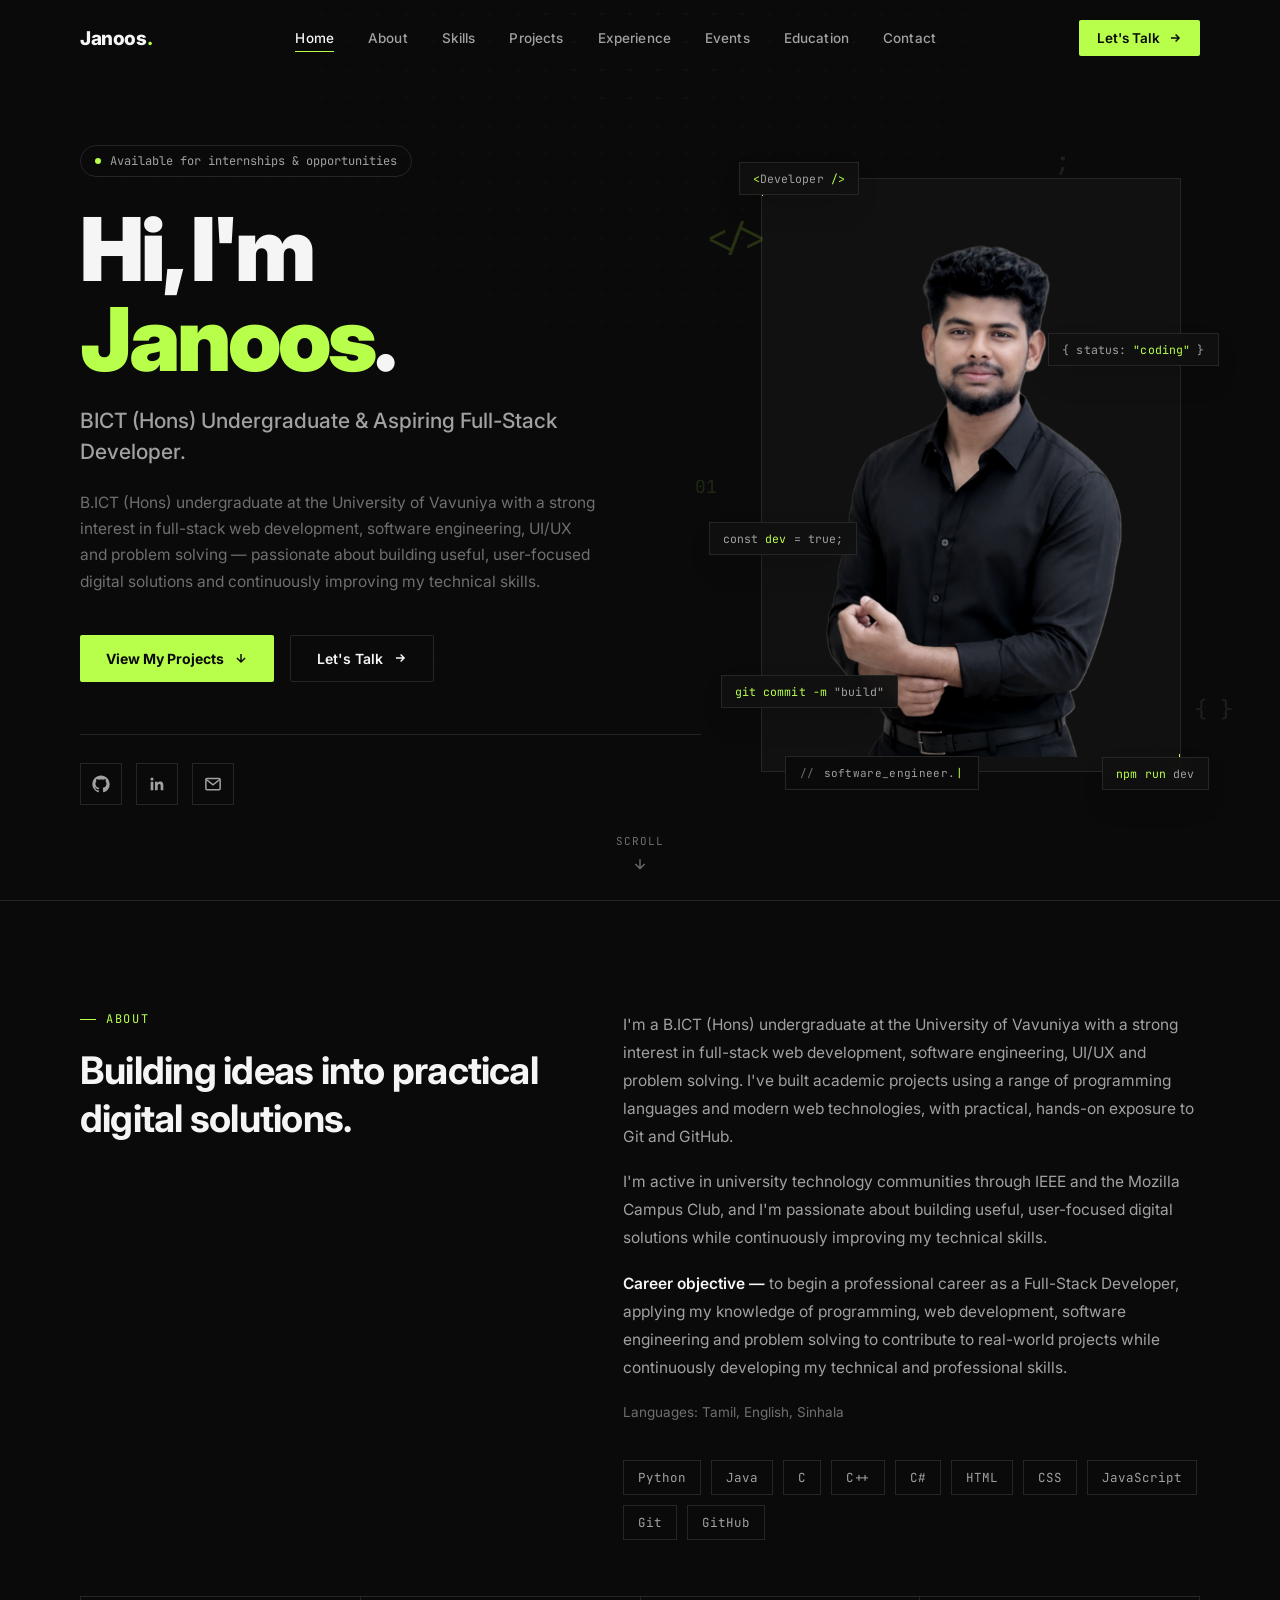
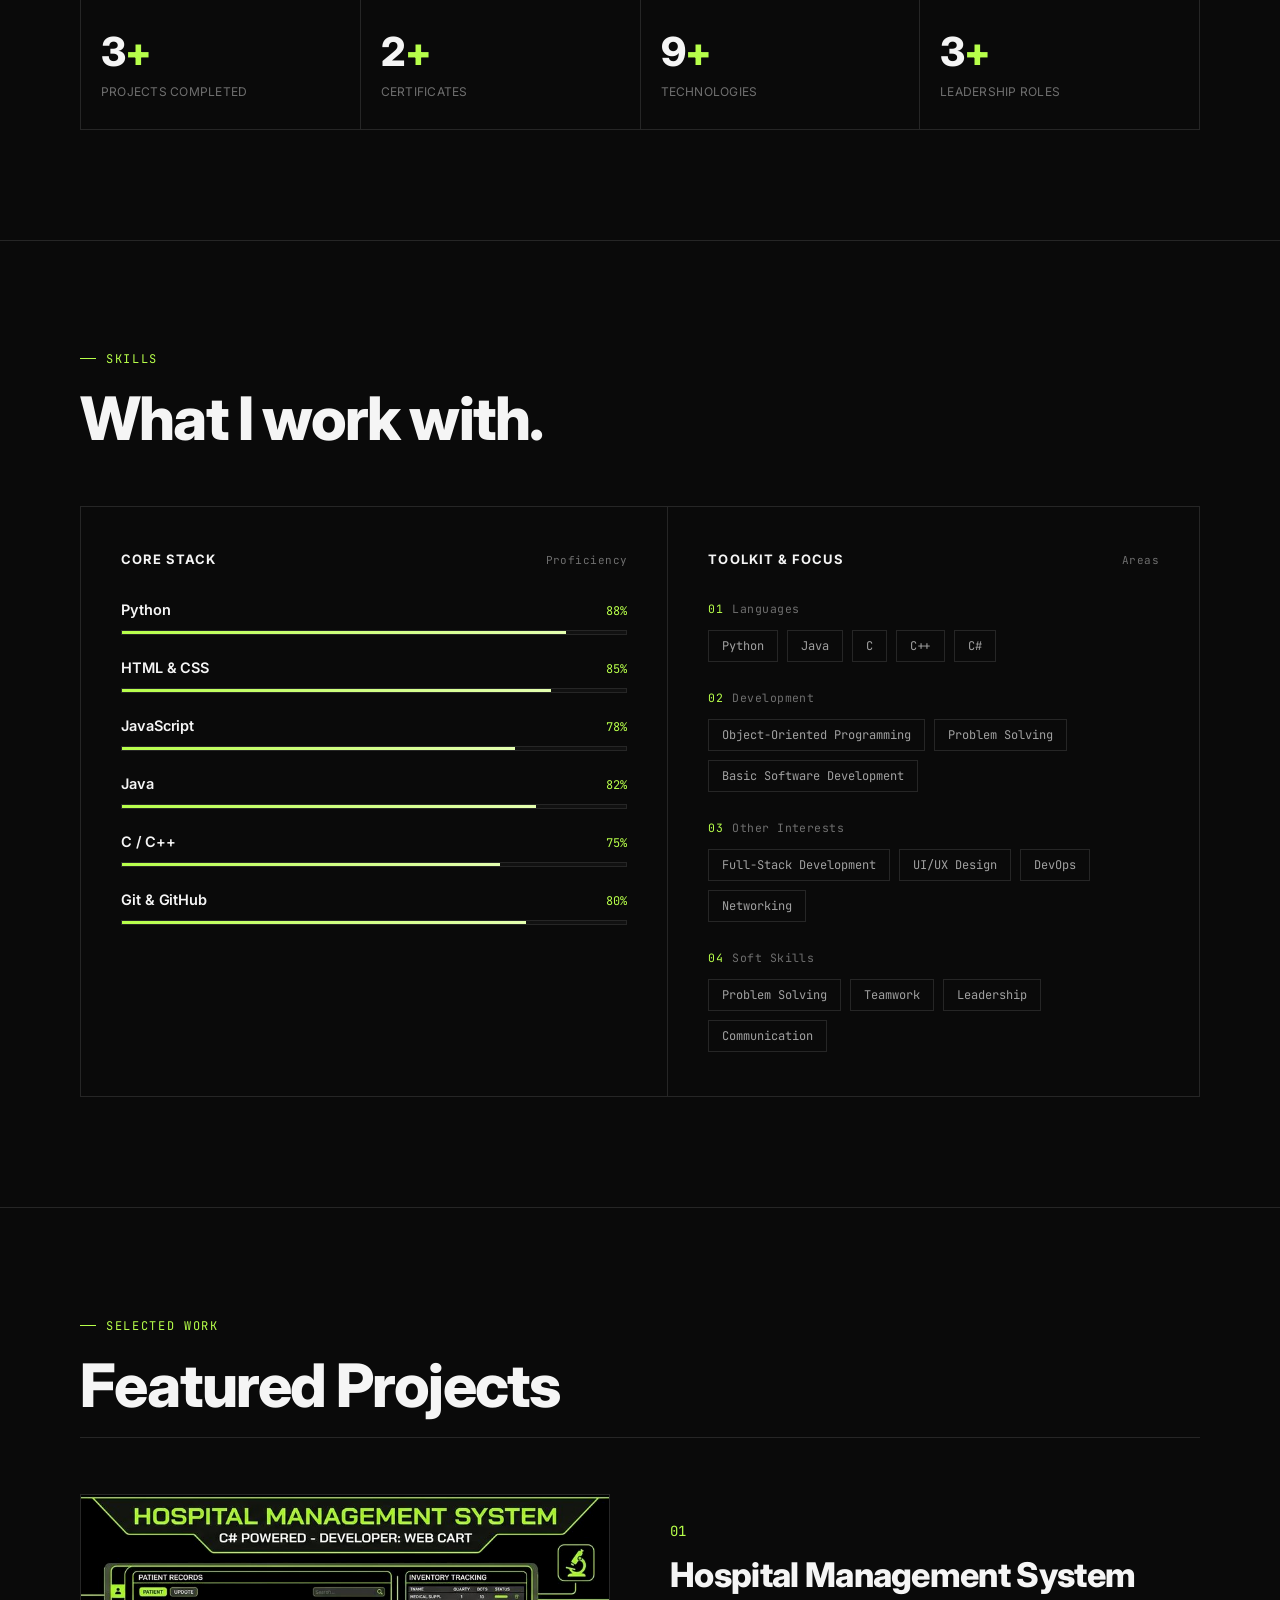
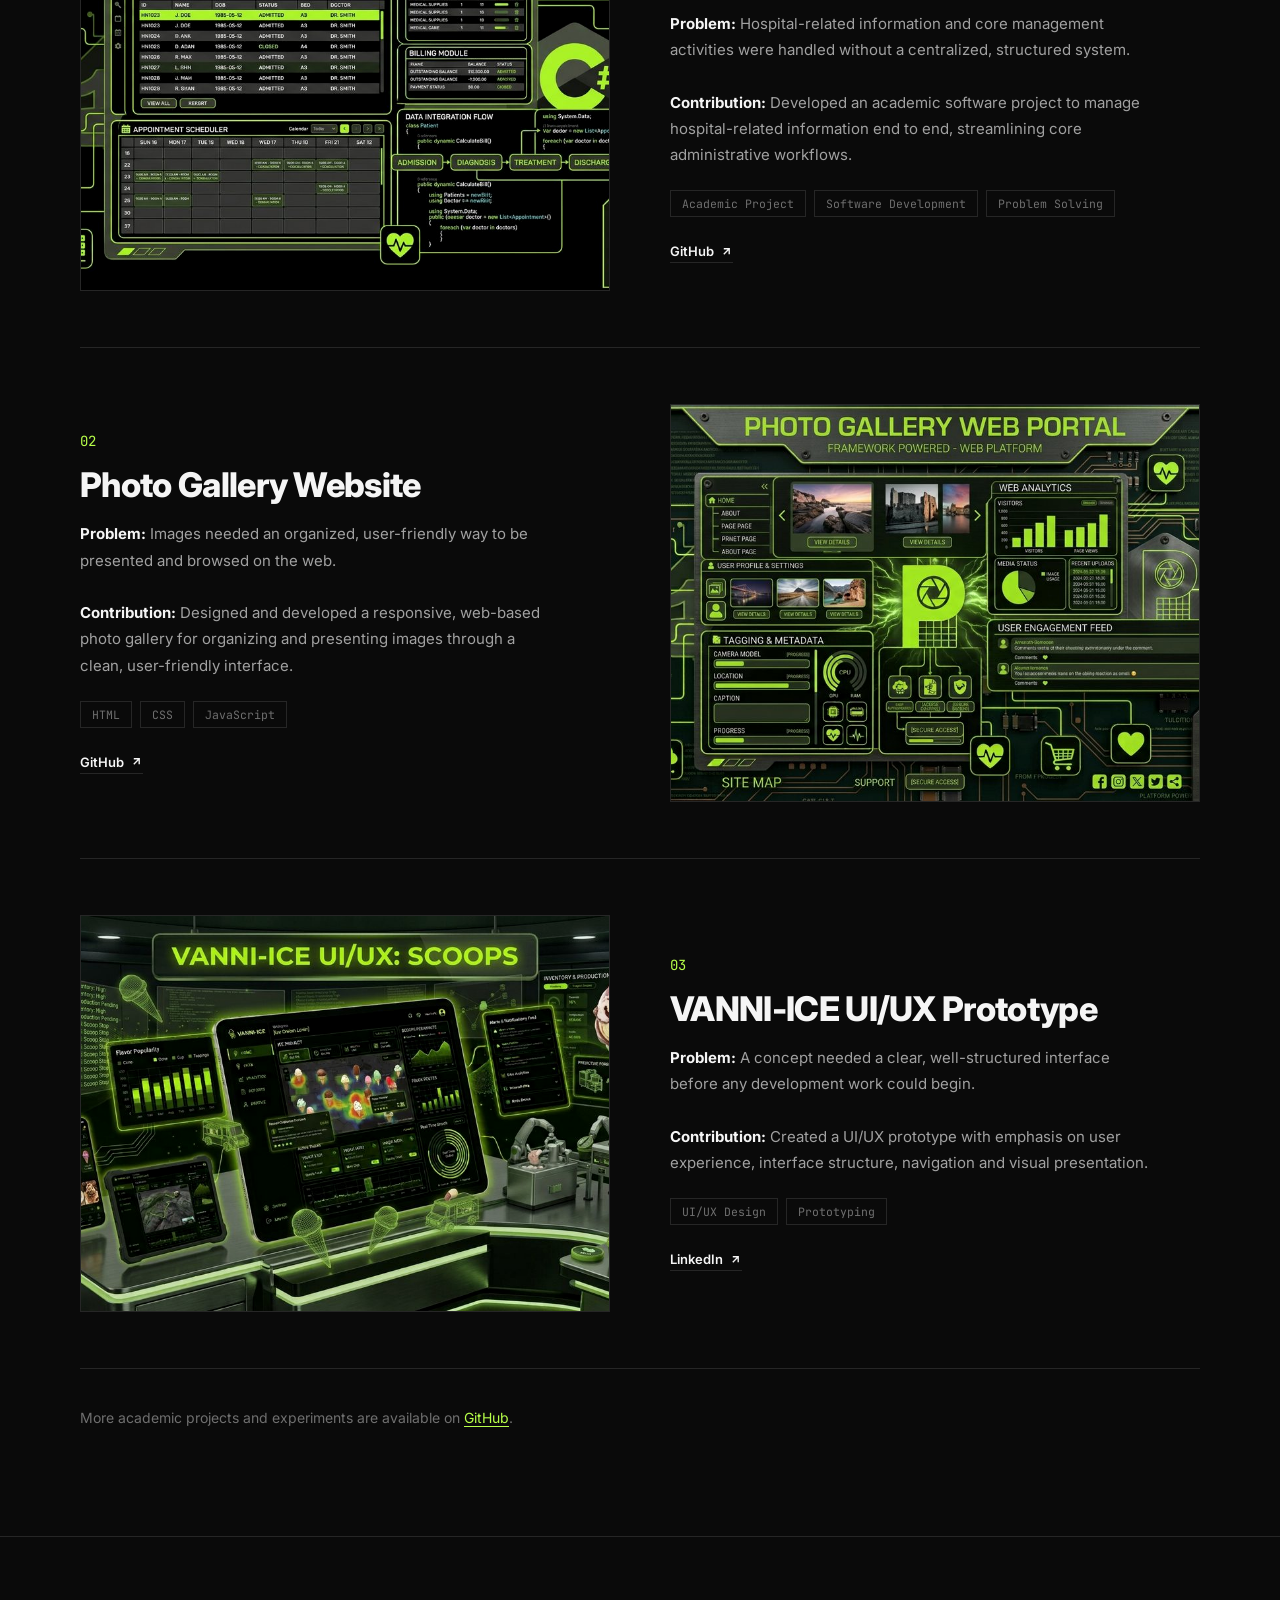
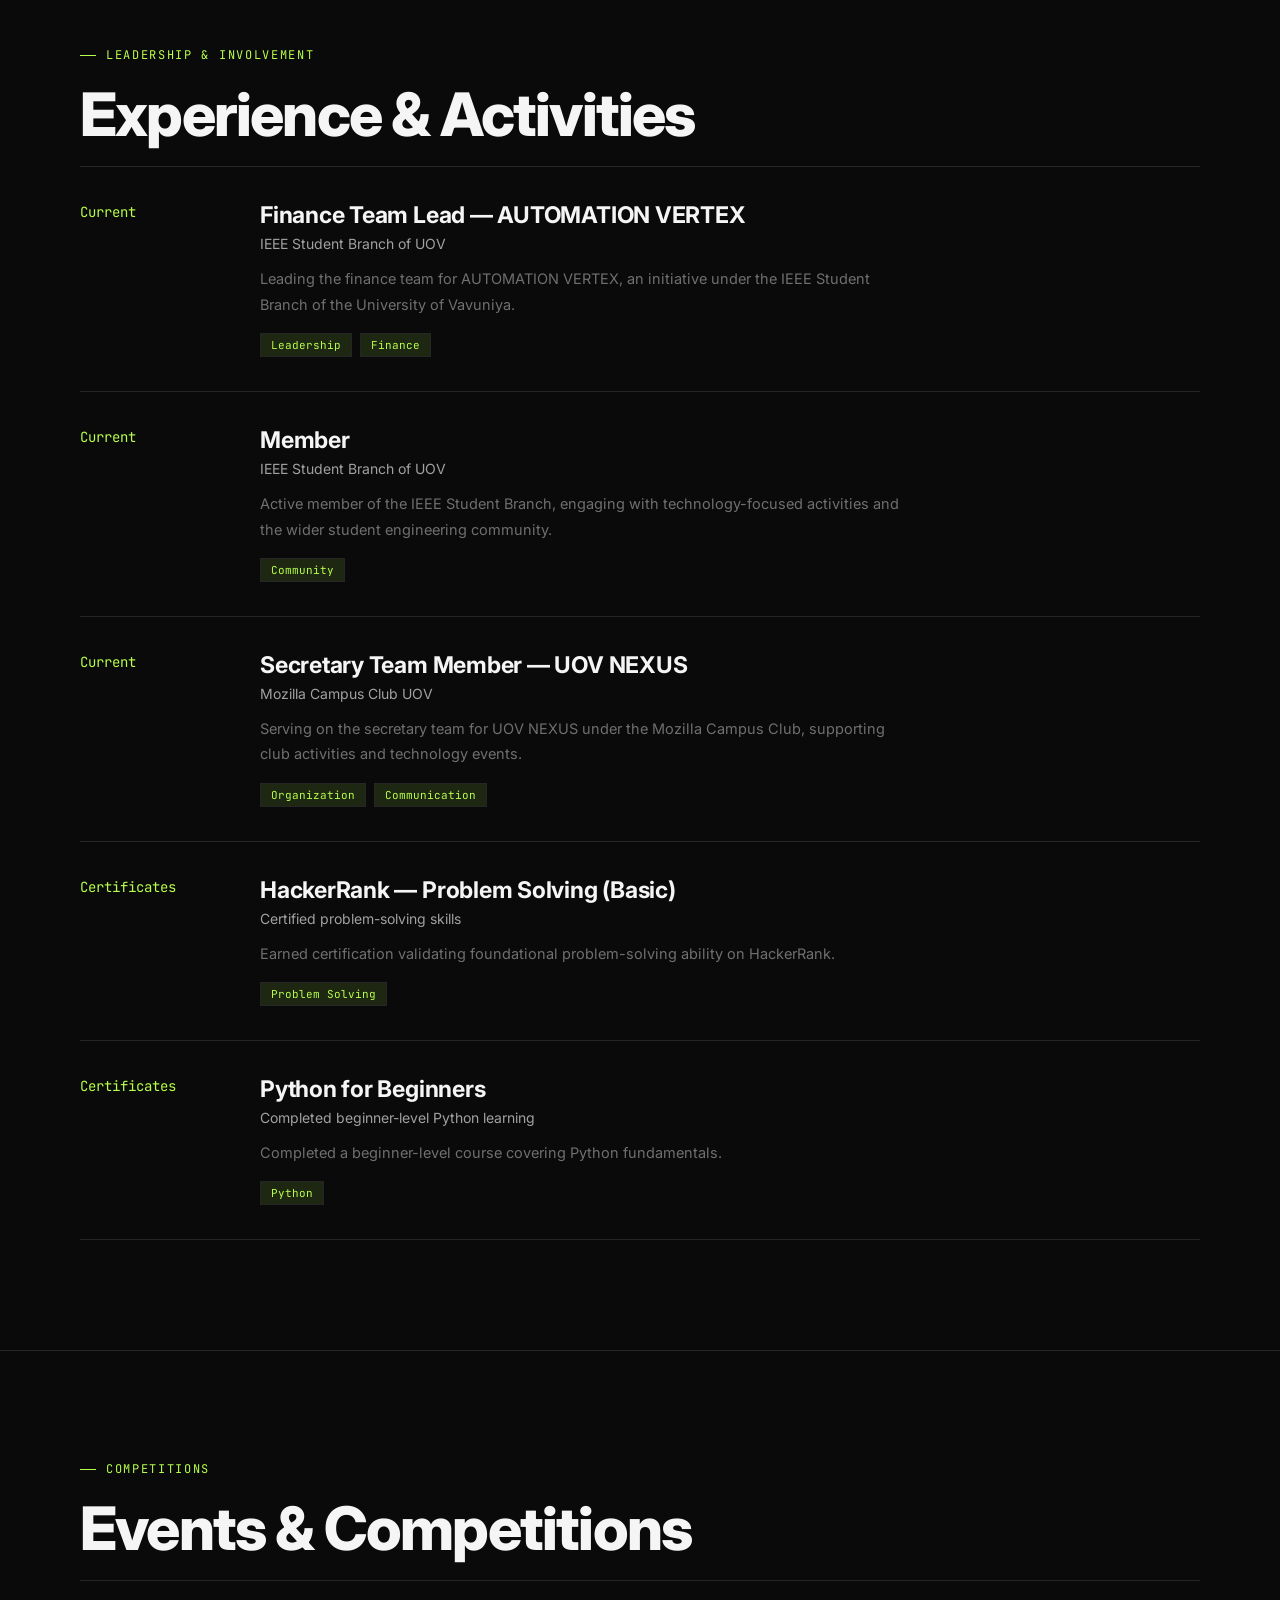
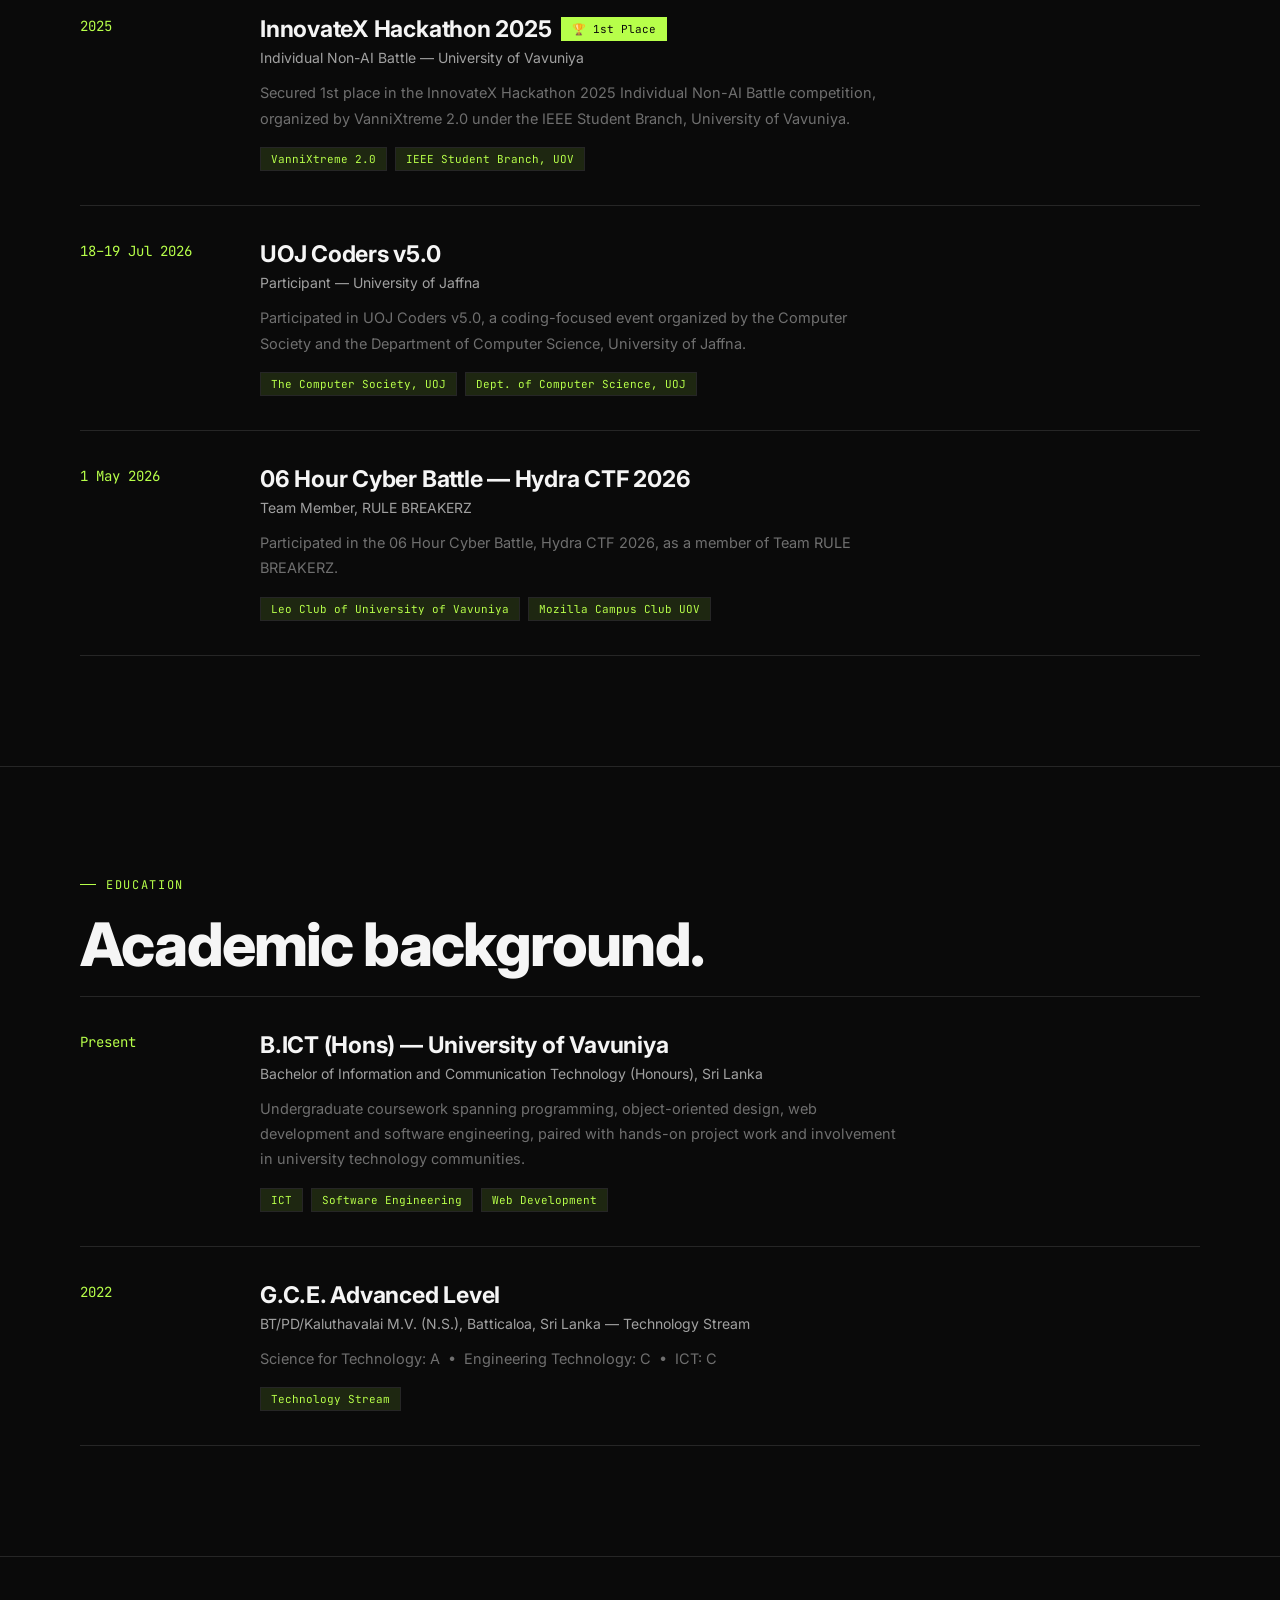
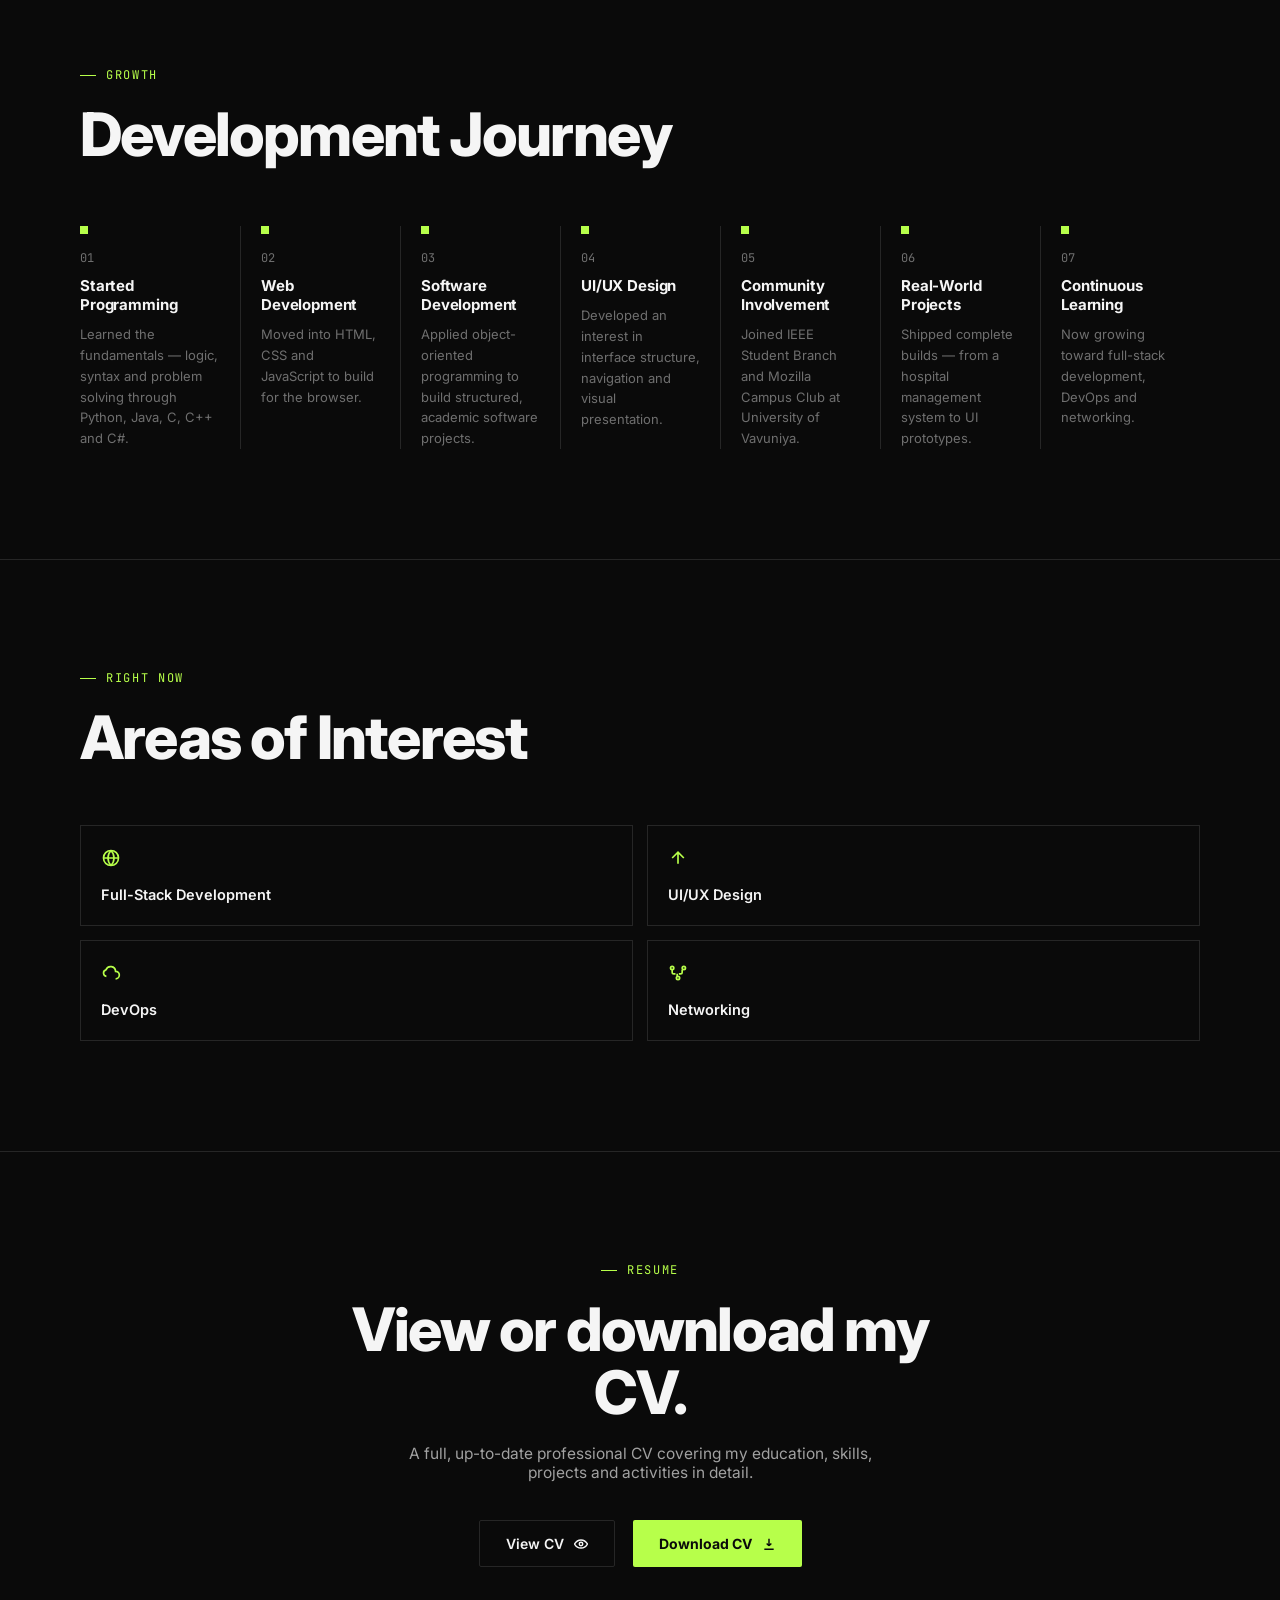
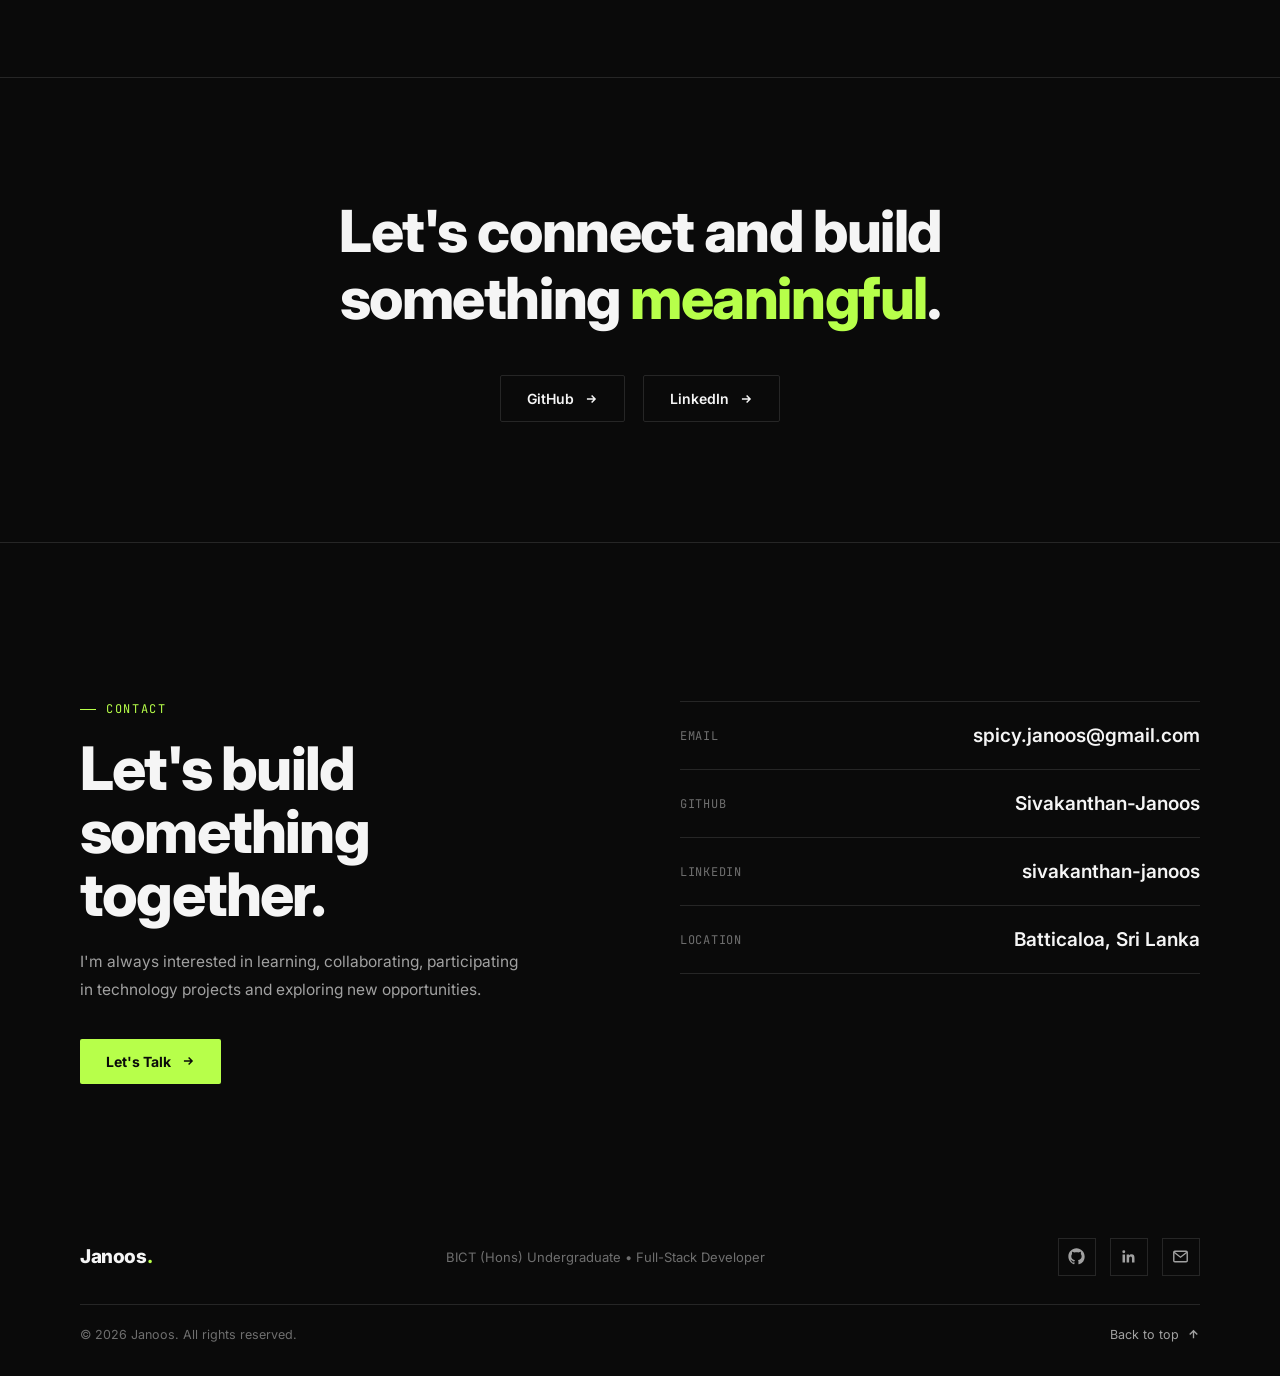
<file: index.html>
<!DOCTYPE html>
<html lang="en">
<head>
<meta charset="UTF-8" />
<meta name="viewport" content="width=device-width, initial-scale=1.0" />
<title>Janoos — BICT (Hons) Undergraduate &amp; Full-Stack Developer</title>
<meta name="description" content="Portfolio of Sivakanthan Janoos — B.ICT (Hons) undergraduate and aspiring full-stack developer based in Batticaloa, Sri Lanka." />

<link rel="preconnect" href="https://fonts.googleapis.com">
<link rel="preconnect" href="https://fonts.gstatic.com" crossorigin>
<link href="https://fonts.googleapis.com/css2?family=Inter:wght@400;500;600;700;800;900&family=JetBrains+Mono:wght@400;500;600&display=swap" rel="stylesheet">

<link rel="stylesheet" href="styles.css">
</head>
<body>

<div class="grid-tex"></div>

<!-- ============ NAV ============ -->
<header id="nav">
  <div class="wrap nav-inner">
    <a href="#hero" class="logo">Janoos<span class="dot">.</span></a>

    <nav class="links" id="nav-links">
      <a href="#hero" data-nav>Home</a>
      <a href="#about" data-nav>About</a>
      <a href="#skills" data-nav>Skills</a>
      <a href="#projects" data-nav>Projects</a>
      <a href="#experience" data-nav>Experience</a>
      <a href="#events" data-nav>Events</a>
      <a href="#education" data-nav>Education</a>
      <a href="#contact" data-nav>Contact</a>
    </nav>

    <a href="#contact" class="talk-btn">
      Let's Talk
      <svg width="14" height="14" viewBox="0 0 24 24" fill="none" stroke="currentColor" stroke-width="2.5"><path d="M5 12h14M13 6l6 6-6 6"/></svg>
    </a>

    <button class="burger" id="burger" aria-label="Toggle menu" aria-expanded="false">
      <span></span><span></span><span></span>
    </button>
  </div>
</header>

<div id="mobile-menu">
  <a href="#hero" data-nav-mobile>Home</a>
  <a href="#about" data-nav-mobile>About</a>
  <a href="#skills" data-nav-mobile>Skills</a>
  <a href="#projects" data-nav-mobile>Projects</a>
  <a href="#experience" data-nav-mobile>Experience</a>
  <a href="#events" data-nav-mobile>Events</a>
  <a href="#education" data-nav-mobile>Education</a>
  <a href="#contact" data-nav-mobile>Contact</a>
</div>

<!-- ============ HERO ============ -->
<section id="hero">
  <div class="wrap">
    <div class="hero-grid">
      <div>
        <div class="avail reveal in"><span class="pulse"></span> Available for internships &amp; opportunities</div>

        <h1 class="hero-h1 reveal in">Hi, I'm<br><span class="accent-word">Janoos</span>.</h1>

        <p class="hero-role reveal in reveal-delay-1">BICT (Hons) Undergraduate &amp; Aspiring Full-Stack Developer.</p>

        <p class="hero-para reveal in reveal-delay-2">B.ICT (Hons) undergraduate at the University of Vavuniya with a strong interest in full-stack web development, software engineering, UI/UX and problem solving — passionate about building useful, user-focused digital solutions and continuously improving my technical skills.</p>

        <div class="hero-cta reveal in reveal-delay-2">
          <a href="#projects" class="btn-fill">
            View My Projects
            <svg width="14" height="14" viewBox="0 0 24 24" fill="none" stroke="currentColor" stroke-width="2.5"><path d="M12 5v14M5 12l7 7 7-7"/></svg>
          </a>
          <a href="#contact" class="btn-outline">
            Let's Talk
            <svg width="14" height="14" viewBox="0 0 24 24" fill="none" stroke="currentColor" stroke-width="2.5"><path d="M5 12h14M13 6l6 6-6 6"/></svg>
          </a>
        </div>

        <div class="hero-meta reveal in reveal-delay-3">
          <a href="https://github.com/Sivakanthan-Janoos" target="_blank" rel="noopener" class="icon-link" aria-label="GitHub">
            <svg width="18" height="18" viewBox="0 0 24 24" fill="currentColor"><path d="M12 .5C5.73.5.5 5.73.5 12c0 5.08 3.29 9.39 7.86 10.91.57.1.78-.25.78-.55 0-.27-.01-1.16-.02-2.11-3.2.7-3.88-1.36-3.88-1.36-.52-1.33-1.28-1.68-1.28-1.68-1.04-.71.08-.7.08-.7 1.15.08 1.76 1.18 1.76 1.18 1.03 1.75 2.7 1.25 3.36.95.1-.75.4-1.25.73-1.53-2.55-.29-5.24-1.28-5.24-5.7 0-1.26.45-2.29 1.18-3.1-.12-.29-.51-1.46.11-3.05 0 0 .96-.31 3.15 1.18.91-.25 1.89-.38 2.86-.38.97 0 1.95.13 2.86.38 2.19-1.49 3.15-1.18 3.15-1.18.62 1.59.23 2.76.11 3.05.73.81 1.18 1.84 1.18 3.1 0 4.43-2.7 5.41-5.26 5.69.41.36.78 1.07.78 2.15 0 1.56-.01 2.81-.01 3.19 0 .3.21.66.79.55A10.52 10.52 0 0 0 23.5 12C23.5 5.73 18.27.5 12 .5z"/></svg>
          </a>
          <a href="https://www.linkedin.com/in/sivakanthan-janoos" target="_blank" rel="noopener" class="icon-link" aria-label="LinkedIn">
            <svg width="18" height="18" viewBox="0 0 24 24" fill="currentColor"><path d="M20.45 20.45h-3.55v-5.57c0-1.33-.02-3.04-1.85-3.04-1.85 0-2.14 1.45-2.14 2.94v5.67H9.36V9h3.41v1.56h.05c.47-.9 1.63-1.85 3.36-1.85 3.6 0 4.27 2.37 4.27 5.45v6.29zM5.34 7.43a2.06 2.06 0 1 1 0-4.12 2.06 2.06 0 0 1 0 4.12zM7.12 20.45H3.56V9h3.56v11.45z"/></svg>
          </a>
          <a href="mailto:spicy.janoos@gmail.com" class="icon-link" aria-label="Email">
            <svg width="18" height="18" viewBox="0 0 24 24" fill="none" stroke="currentColor" stroke-width="2"><rect x="2.5" y="4.5" width="19" height="15" rx="1.5"/><path d="M3 6l9 7 9-7"/></svg>
          </a>
        </div>
      </div>

      <div class="reveal in reveal-delay-1">
        <div class="portrait-wrap">
          <div class="portrait-frame">
            <div class="portrait-corner tl"></div>
            <div class="portrait-corner br"></div>
            <div class="scan-line" aria-hidden="true"></div>
            <img src="portrait.png" alt="Portrait of Sivakanthan Janoos, Software Engineering student and developer" />
          </div>

          <div class="code-symbol symbol-1" aria-hidden="true">&lt;/&gt;</div>
          <div class="code-symbol symbol-2" aria-hidden="true">{ }</div>
          <div class="code-symbol symbol-3" aria-hidden="true">01</div>
          <div class="code-symbol symbol-4" aria-hidden="true">;</div>

          <div class="code-chip chip-1" aria-hidden="true">&lt;<span class="dim">Developer</span> /&gt;</div>
          <div class="code-chip chip-2" aria-hidden="true">{ status: <span style="color:var(--accent);">"coding"</span> }</div>
          <div class="code-chip chip-3" aria-hidden="true">git commit -m <span class="dim">"build"</span></div>
          <div class="code-chip chip-4" aria-hidden="true">npm run <span class="dim">dev</span></div>
          <div class="code-chip chip-5" aria-hidden="true">const <span style="color:var(--accent);">dev</span> = true;</div>

          <div class="portrait-tag"><span class="tw-prefix">//</span><span id="typewriter"></span><span class="tw-cursor">|</span></div>
        </div>
      </div>
    </div>
  </div>

  <div class="scroll-cue">
    <a href="#about">
      SCROLL
      <svg width="16" height="16" viewBox="0 0 24 24" fill="none" stroke="currentColor" stroke-width="2"><path d="M12 5v14M5 12l7 7 7-7"/></svg>
    </a>
  </div>
</section>

<!-- ============ ABOUT ============ -->
<section id="about" class="section-pad divider">
  <div class="wrap">
    <div class="about-grid">
      <div class="reveal">
        <div class="eyebrow">About</div>
        <h2 class="about-lead">Building ideas into practical digital solutions.</h2>
      </div>

      <div class="reveal reveal-delay-1">
        <div class="about-body">
          <p>I'm a B.ICT (Hons) undergraduate at the University of Vavuniya with a strong interest in full-stack web development, software engineering, UI/UX and problem solving. I've built academic projects using a range of programming languages and modern web technologies, with practical, hands-on exposure to Git and GitHub.</p>
          <p>I'm active in university technology communities through IEEE and the Mozilla Campus Club, and I'm passionate about building useful, user-focused digital solutions while continuously improving my technical skills.</p>
          <p><strong style="color:var(--text); font-weight:600;">Career objective —</strong> to begin a professional career as a Full-Stack Developer, applying my knowledge of programming, web development, software engineering and problem solving to contribute to real-world projects while continuously developing my technical and professional skills.</p>
          <p style="font-size:13.5px; color:var(--muted);">Languages: Tamil, English, Sinhala</p>
        </div>

        <div class="tech-chip-row">
          <span class="tech-chip">Python</span>
          <span class="tech-chip">Java</span>
          <span class="tech-chip">C</span>
          <span class="tech-chip">C++</span>
          <span class="tech-chip">C#</span>
          <span class="tech-chip">HTML</span>
          <span class="tech-chip">CSS</span>
          <span class="tech-chip">JavaScript</span>
          <span class="tech-chip">Git</span>
          <span class="tech-chip">GitHub</span>
        </div>
      </div>
    </div>

    <div class="stats-grid reveal reveal-delay-2">
      <div class="stat-cell">
        <div class="stat-num"><span class="counter" data-target="3">0</span><span class="accent-word">+</span></div>
        <div class="stat-label">PROJECTS COMPLETED</div>
      </div>
      <div class="stat-cell">
        <div class="stat-num"><span class="counter" data-target="2">0</span><span class="accent-word">+</span></div>
        <div class="stat-label">CERTIFICATES</div>
      </div>
      <div class="stat-cell">
        <div class="stat-num"><span class="counter" data-target="9">0</span><span class="accent-word">+</span></div>
        <div class="stat-label">TECHNOLOGIES</div>
      </div>
      <div class="stat-cell">
        <div class="stat-num"><span class="counter" data-target="3">0</span><span class="accent-word">+</span></div>
        <div class="stat-label">LEADERSHIP ROLES</div>
      </div>
    </div>
  </div>
</section>

<!-- ============ SKILLS ============ -->
<section id="skills" class="section-pad divider">
  <div class="wrap">
    <div class="reveal">
      <div class="eyebrow">Skills</div>
      <h2 class="h2">What I work with.</h2>
    </div>

    <div class="skills-layout reveal reveal-delay-1">
      <div class="skills-panel">
        <div class="skills-panel-head">
          <div class="skills-panel-title">Core Stack</div>
          <div class="skills-panel-note">Proficiency</div>
        </div>

        <div class="skill-bar-item" data-progress="88">
          <div class="skill-bar-top"><span class="skill-bar-name">Python</span><span class="skill-bar-pct">0%</span></div>
          <div class="skill-bar-track"><div class="skill-bar-fill"></div></div>
        </div>
        <div class="skill-bar-item" data-progress="85">
          <div class="skill-bar-top"><span class="skill-bar-name">HTML &amp; CSS</span><span class="skill-bar-pct">0%</span></div>
          <div class="skill-bar-track"><div class="skill-bar-fill"></div></div>
        </div>
        <div class="skill-bar-item" data-progress="78">
          <div class="skill-bar-top"><span class="skill-bar-name">JavaScript</span><span class="skill-bar-pct">0%</span></div>
          <div class="skill-bar-track"><div class="skill-bar-fill"></div></div>
        </div>
        <div class="skill-bar-item" data-progress="82">
          <div class="skill-bar-top"><span class="skill-bar-name">Java</span><span class="skill-bar-pct">0%</span></div>
          <div class="skill-bar-track"><div class="skill-bar-fill"></div></div>
        </div>
        <div class="skill-bar-item" data-progress="75">
          <div class="skill-bar-top"><span class="skill-bar-name">C / C++</span><span class="skill-bar-pct">0%</span></div>
          <div class="skill-bar-track"><div class="skill-bar-fill"></div></div>
        </div>
        <div class="skill-bar-item" data-progress="80">
          <div class="skill-bar-top"><span class="skill-bar-name">Git &amp; GitHub</span><span class="skill-bar-pct">0%</span></div>
          <div class="skill-bar-track"><div class="skill-bar-fill"></div></div>
        </div>
      </div>

      <div class="skills-panel">
        <div class="skills-panel-head">
          <div class="skills-panel-title">Toolkit &amp; Focus</div>
          <div class="skills-panel-note">Areas</div>
        </div>

        <div class="skill-group">
          <div class="skill-group-label"><span class="n">01</span> Languages</div>
          <div class="skill-pill-row">
            <span class="skill-pill">Python</span><span class="skill-pill">Java</span><span class="skill-pill">C</span><span class="skill-pill">C++</span><span class="skill-pill">C#</span>
          </div>
        </div>
        <div class="skill-group">
          <div class="skill-group-label"><span class="n">02</span> Development</div>
          <div class="skill-pill-row">
            <span class="skill-pill">Object-Oriented Programming</span><span class="skill-pill">Problem Solving</span><span class="skill-pill">Basic Software Development</span>
          </div>
        </div>
        <div class="skill-group">
          <div class="skill-group-label"><span class="n">03</span> Other Interests</div>
          <div class="skill-pill-row">
            <span class="skill-pill">Full-Stack Development</span><span class="skill-pill">UI/UX Design</span><span class="skill-pill">DevOps</span><span class="skill-pill">Networking</span>
          </div>
        </div>
        <div class="skill-group">
          <div class="skill-group-label"><span class="n">04</span> Soft Skills</div>
          <div class="skill-pill-row">
            <span class="skill-pill">Problem Solving</span><span class="skill-pill">Teamwork</span><span class="skill-pill">Leadership</span><span class="skill-pill">Communication</span>
          </div>
        </div>
      </div>
    </div>
  </div>
</section>

<!-- ============ PROJECTS ============ -->
<section id="projects" class="section-pad divider">
  <div class="wrap">
    <div class="reveal">
      <div class="eyebrow">Selected Work</div>
      <h2 class="h2">Featured Projects</h2>
    </div>

    <div style="margin-top:20px;">
      <div class="project-row reveal">
        <div class="p-media">
          <div class="p-media-inner-scale">
            <img src="hospital-management-system.jpg" alt="Hospital Management System interface showing patient records, appointment scheduler and billing module" loading="lazy" />
          </div>
        </div>
        <div class="p-info">
          <div class="p-num">01</div>
          <h3 class="p-title">Hospital Management System</h3>
          <p class="p-desc"><strong style="color:var(--text);">Problem:</strong> Hospital-related information and core management activities were handled without a centralized, structured system.<br><br><strong style="color:var(--text);">Contribution:</strong> Developed an academic software project to manage hospital-related information end to end, streamlining core administrative workflows.</p>
          <div class="p-tags">
            <span class="p-tag">Academic Project</span><span class="p-tag">Software Development</span><span class="p-tag">Problem Solving</span>
          </div>
          <div class="p-links">
            <a href="https://github.com/Sivakanthan-Janoos/hospital_managment_Sys" target="_blank" rel="noopener" class="p-link">
              GitHub
              <svg width="13" height="13" viewBox="0 0 24 24" fill="none" stroke="currentColor" stroke-width="2.5"><path d="M7 17L17 7M7 7h10v10"/></svg>
            </a>
          </div>
        </div>
      </div>

      <div class="project-row flip reveal">
        <div class="p-media">
          <div class="p-media-inner-scale">
            <img src="photo-gallery-website.jpg" alt="Photo Gallery Website interface showing image gallery, tagging metadata and web analytics" loading="lazy" />
          </div>
        </div>
        <div class="p-info">
          <div class="p-num">02</div>
          <h3 class="p-title">Photo Gallery Website</h3>
          <p class="p-desc"><strong style="color:var(--text);">Problem:</strong> Images needed an organized, user-friendly way to be presented and browsed on the web.<br><br><strong style="color:var(--text);">Contribution:</strong> Designed and developed a responsive, web-based photo gallery for organizing and presenting images through a clean, user-friendly interface.</p>
          <div class="p-tags">
            <span class="p-tag">HTML</span><span class="p-tag">CSS</span><span class="p-tag">JavaScript</span>
          </div>
          <div class="p-links">
            <a href="https://github.com/Sivakanthan-Janoos" target="_blank" rel="noopener" class="p-link">
              GitHub
              <svg width="13" height="13" viewBox="0 0 24 24" fill="none" stroke="currentColor" stroke-width="2.5"><path d="M7 17L17 7M7 7h10v10"/></svg>
            </a>
          </div>
        </div>
      </div>

      <div class="project-row reveal">
        <div class="p-media">
          <div class="p-media-inner-scale">
            <img src="vanni-ice-uiux-prototype.jpg" alt="VANNI-ICE UI/UX prototype dashboard showing analytics, heatmaps and route tracking screens" loading="lazy" />
          </div>
        </div>
        <div class="p-info">
          <div class="p-num">03</div>
          <h3 class="p-title">VANNI-ICE UI/UX Prototype</h3>
          <p class="p-desc"><strong style="color:var(--text);">Problem:</strong> A concept needed a clear, well-structured interface before any development work could begin.<br><br><strong style="color:var(--text);">Contribution:</strong> Created a UI/UX prototype with emphasis on user experience, interface structure, navigation and visual presentation.</p>
          <div class="p-tags">
            <span class="p-tag">UI/UX Design</span><span class="p-tag">Prototyping</span>
          </div>
          <div class="p-links">
            <a href="https://www.linkedin.com/posts/sivakanthan-janoos_uiux-design-uxdesign-activity-7447359725123579904-LBAq?utm_source=social_share_send&utm_medium=member_desktop_web&rcm=ACoAAGRZSG4ByKmxONU9G9r9k8hvg_10bGIuEnY" target="_blank" rel="noopener" class="p-link">
              LinkedIn
              <svg width="13" height="13" viewBox="0 0 24 24" fill="none" stroke="currentColor" stroke-width="2.5"><path d="M7 17L17 7M7 7h10v10"/></svg>
            </a>
          </div>
        </div>
      </div>
    </div>

    <p class="reveal" style="margin-top:40px; font-size:14px; color:var(--muted);">More academic projects and experiments are available on <a href="https://github.com/Sivakanthan-Janoos" target="_blank" rel="noopener" style="color:var(--accent); border-bottom:1px solid var(--accent);">GitHub</a>.</p>
  </div>
</section>

<!-- ============ EXPERIENCE & ACTIVITIES ============ -->
<section id="experience" class="section-pad divider">
  <div class="wrap">
    <div class="reveal">
      <div class="eyebrow">Leadership &amp; Involvement</div>
      <h2 class="h2">Experience &amp; Activities</h2>
    </div>

    <div style="margin-top:20px;">
      <div class="tl-item reveal">
        <div class="tl-year">Current</div>
        <div>
          <h3 class="tl-title">Finance Team Lead — AUTOMATION VERTEX</h3>
          <div class="tl-org">IEEE Student Branch of UOV</div>
          <p class="tl-desc">Leading the finance team for AUTOMATION VERTEX, an initiative under the IEEE Student Branch of the University of Vavuniya.</p>
          <div class="tl-tags">
            <span class="tl-badge">Leadership</span>
            <span class="tl-badge">Finance</span>
          </div>
        </div>
      </div>

      <div class="tl-item reveal">
        <div class="tl-year">Current</div>
        <div>
          <h3 class="tl-title">Member</h3>
          <div class="tl-org">IEEE Student Branch of UOV</div>
          <p class="tl-desc">Active member of the IEEE Student Branch, engaging with technology-focused activities and the wider student engineering community.</p>
          <div class="tl-tags">
            <span class="tl-badge">Community</span>
          </div>
        </div>
      </div>

      <div class="tl-item reveal">
        <div class="tl-year">Current</div>
        <div>
          <h3 class="tl-title">Secretary Team Member — UOV NEXUS</h3>
          <div class="tl-org">Mozilla Campus Club UOV</div>
          <p class="tl-desc">Serving on the secretary team for UOV NEXUS under the Mozilla Campus Club, supporting club activities and technology events.</p>
          <div class="tl-tags">
            <span class="tl-badge">Organization</span>
            <span class="tl-badge">Communication</span>
          </div>
        </div>
      </div>

      <div class="tl-item reveal">
        <div class="tl-year">Certificates</div>
        <div>
          <h3 class="tl-title">HackerRank — Problem Solving (Basic)</h3>
          <div class="tl-org">Certified problem-solving skills</div>
          <p class="tl-desc">Earned certification validating foundational problem-solving ability on HackerRank.</p>
          <div class="tl-tags">
            <span class="tl-badge">Problem Solving</span>
          </div>
        </div>
      </div>

      <div class="tl-item reveal">
        <div class="tl-year">Certificates</div>
        <div>
          <h3 class="tl-title">Python for Beginners</h3>
          <div class="tl-org">Completed beginner-level Python learning</div>
          <p class="tl-desc">Completed a beginner-level course covering Python fundamentals.</p>
          <div class="tl-tags">
            <span class="tl-badge">Python</span>
          </div>
        </div>
      </div>
    </div>
  </div>
</section>

<!-- ============ EVENTS & COMPETITIONS ============ -->
<section id="events" class="section-pad divider">
  <div class="wrap">
    <div class="reveal">
      <div class="eyebrow">Competitions</div>
      <h2 class="h2">Events &amp; Competitions</h2>
    </div>

    <div style="margin-top:20px;">
      <div class="tl-item reveal">
        <div class="tl-year">2025</div>
        <div>
          <div style="display:flex; align-items:center; gap:10px; flex-wrap:wrap; margin-bottom:2px;">
            <h3 class="tl-title" style="margin-bottom:0;">InnovateX Hackathon 2025</h3>
            <span class="tl-badge" style="color:#0A0A0A; background:var(--accent); border-color:var(--accent);">🏆 1st Place</span>
          </div>
          <div class="tl-org">Individual Non-AI Battle — University of Vavuniya</div>
          <p class="tl-desc">Secured 1st place in the InnovateX Hackathon 2025 Individual Non-AI Battle competition, organized by VanniXtreme 2.0 under the IEEE Student Branch, University of Vavuniya.</p>
          <div class="tl-tags">
            <span class="tl-badge">VanniXtreme 2.0</span>
            <span class="tl-badge">IEEE Student Branch, UOV</span>
          </div>
        </div>
      </div>

      <div class="tl-item reveal">
        <div class="tl-year">18–19 Jul 2026</div>
        <div>
          <h3 class="tl-title">UOJ Coders v5.0</h3>
          <div class="tl-org">Participant — University of Jaffna</div>
          <p class="tl-desc">Participated in UOJ Coders v5.0, a coding-focused event organized by the Computer Society and the Department of Computer Science, University of Jaffna.</p>
          <div class="tl-tags">
            <span class="tl-badge">The Computer Society, UOJ</span>
            <span class="tl-badge">Dept. of Computer Science, UOJ</span>
          </div>
        </div>
      </div>

      <div class="tl-item reveal">
        <div class="tl-year">1 May 2026</div>
        <div>
          <h3 class="tl-title">06 Hour Cyber Battle — Hydra CTF 2026</h3>
          <div class="tl-org">Team Member, RULE BREAKERZ</div>
          <p class="tl-desc">Participated in the 06 Hour Cyber Battle, Hydra CTF 2026, as a member of Team RULE BREAKERZ.</p>
          <div class="tl-tags">
            <span class="tl-badge">Leo Club of University of Vavuniya</span>
            <span class="tl-badge">Mozilla Campus Club UOV</span>
          </div>
        </div>
      </div>
    </div>
  </div>
</section>

<!-- ============ EDUCATION ============ -->
<section id="education" class="section-pad divider">
  <div class="wrap">
    <div class="reveal">
      <div class="eyebrow">Education</div>
      <h2 class="h2">Academic background.</h2>
    </div>

    <div style="margin-top:20px;">
      <div class="tl-item reveal">
        <div class="tl-year">Present</div>
        <div>
          <h3 class="tl-title">B.ICT (Hons) — University of Vavuniya</h3>
          <div class="tl-org">Bachelor of Information and Communication Technology (Honours), Sri Lanka</div>
          <p class="tl-desc">Undergraduate coursework spanning programming, object-oriented design, web development and software engineering, paired with hands-on project work and involvement in university technology communities.</p>
          <div class="tl-tags">
            <span class="tl-badge">ICT</span>
            <span class="tl-badge">Software Engineering</span>
            <span class="tl-badge">Web Development</span>
          </div>
        </div>
      </div>

      <div class="tl-item reveal">
        <div class="tl-year">2022</div>
        <div>
          <h3 class="tl-title">G.C.E. Advanced Level</h3>
          <div class="tl-org">BT/PD/Kaluthavalai M.V. (N.S.), Batticaloa, Sri Lanka — Technology Stream</div>
          <p class="tl-desc">Science for Technology: A &nbsp;•&nbsp; Engineering Technology: C &nbsp;•&nbsp; ICT: C</p>
          <div class="tl-tags">
            <span class="tl-badge">Technology Stream</span>
          </div>
        </div>
      </div>
    </div>
  </div>
</section>

<!-- ============ DEVELOPMENT JOURNEY ============ -->
<section id="journey" class="section-pad divider">
  <div class="wrap">
    <div class="reveal">
      <div class="eyebrow">Growth</div>
      <h2 class="h2">Development Journey</h2>
    </div>

    <div class="journey-track">
      <div class="journey-item reveal">
        <div class="journey-dot"></div>
        <div class="journey-num">01</div>
        <div class="journey-title">Started Programming</div>
        <div class="journey-desc">Learned the fundamentals — logic, syntax and problem solving through Python, Java, C, C++ and C#.</div>
      </div>
      <div class="journey-item reveal reveal-delay-1">
        <div class="journey-dot"></div>
        <div class="journey-num">02</div>
        <div class="journey-title">Web Development</div>
        <div class="journey-desc">Moved into HTML, CSS and JavaScript to build for the browser.</div>
      </div>
      <div class="journey-item reveal reveal-delay-1">
        <div class="journey-dot"></div>
        <div class="journey-num">03</div>
        <div class="journey-title">Software Development</div>
        <div class="journey-desc">Applied object-oriented programming to build structured, academic software projects.</div>
      </div>
      <div class="journey-item reveal reveal-delay-2">
        <div class="journey-dot"></div>
        <div class="journey-num">04</div>
        <div class="journey-title">UI/UX Design</div>
        <div class="journey-desc">Developed an interest in interface structure, navigation and visual presentation.</div>
      </div>
      <div class="journey-item reveal reveal-delay-2">
        <div class="journey-dot"></div>
        <div class="journey-num">05</div>
        <div class="journey-title">Community Involvement</div>
        <div class="journey-desc">Joined IEEE Student Branch and Mozilla Campus Club at University of Vavuniya.</div>
      </div>
      <div class="journey-item reveal reveal-delay-3">
        <div class="journey-dot"></div>
        <div class="journey-num">06</div>
        <div class="journey-title">Real-World Projects</div>
        <div class="journey-desc">Shipped complete builds — from a hospital management system to UI prototypes.</div>
      </div>
      <div class="journey-item reveal reveal-delay-3">
        <div class="journey-dot"></div>
        <div class="journey-num">07</div>
        <div class="journey-title">Continuous Learning</div>
        <div class="journey-desc">Now growing toward full-stack development, DevOps and networking.</div>
      </div>
    </div>
  </div>
</section>

<!-- ============ AREAS OF INTEREST ============ -->
<section id="learning" class="section-pad divider">
  <div class="wrap">
    <div class="reveal">
      <div class="eyebrow">Right Now</div>
      <h2 class="h2">Areas of Interest</h2>
    </div>

    <div class="learn-grid reveal reveal-delay-1" style="grid-template-columns:repeat(2,1fr);">
      <div class="learn-card">
        <div class="lc-icon"><svg width="20" height="20" viewBox="0 0 24 24" fill="none" stroke="currentColor" stroke-width="2"><path d="M3 12a9 9 0 1 0 18 0 9 9 0 0 0-18 0z"/><path d="M3 12h18M12 3a13 13 0 0 1 0 18M12 3a13 13 0 0 0 0 18"/></svg></div>
        <div class="lc-title">Full-Stack Development</div>
      </div>
      <div class="learn-card">
        <div class="lc-icon"><svg width="20" height="20" viewBox="0 0 24 24" fill="none" stroke="currentColor" stroke-width="2"><path d="M12 19V5M5 12l7-7 7 7"/></svg></div>
        <div class="lc-title">UI/UX Design</div>
      </div>
      <div class="learn-card">
        <div class="lc-icon"><svg width="20" height="20" viewBox="0 0 24 24" fill="none" stroke="currentColor" stroke-width="2"><path d="M17.5 19a4.5 4.5 0 0 0 0-9 6 6 0 0 0-11.6-1.8A4 4 0 0 0 6.5 16"/></svg></div>
        <div class="lc-title">DevOps</div>
      </div>
      <div class="learn-card">
        <div class="lc-icon"><svg width="20" height="20" viewBox="0 0 24 24" fill="none" stroke="currentColor" stroke-width="2"><circle cx="5" cy="6" r="2"/><circle cx="19" cy="6" r="2"/><circle cx="12" cy="18" r="2"/><path d="M5 8v3a2 2 0 0 0 2 2h2m8-5v3a2 2 0 0 1-2 2h-2m-2 0v3"/></svg></div>
        <div class="lc-title">Networking</div>
      </div>
    </div>
  </div>
</section>

<!-- ============ CV ============ -->
<section id="cv" class="section-pad divider">
  <div class="wrap" style="text-align:center;">
    <div class="reveal" style="display:flex; flex-direction:column; align-items:center;">
      <div class="eyebrow">Resume</div>
      <h2 class="h2" style="max-width:600px;">View or download my CV.</h2>
      <p style="color:var(--text-2); font-size:15.5px; margin-top:20px; max-width:480px;">A full, up-to-date professional CV covering my education, skills, projects and activities in detail.</p>
      <div class="cta-btns" style="margin-top:38px;">
        <a href="Sivakanthan_Janoos_CV.pdf" target="_blank" rel="noopener" class="btn-outline">
          View CV
          <svg width="14" height="14" viewBox="0 0 24 24" fill="none" stroke="currentColor" stroke-width="2.5"><path d="M1 12s4-7 11-7 11 7 11 7-4 7-11 7-11-7-11-7z"/><circle cx="12" cy="12" r="3"/></svg>
        </a>
        <a href="Sivakanthan_Janoos_CV.pdf" download class="btn-fill">
          Download CV
          <svg width="14" height="14" viewBox="0 0 24 24" fill="none" stroke="currentColor" stroke-width="2.5"><path d="M12 3v12m0 0l-4-4m4 4l4-4M4 21h16"/></svg>
        </a>
      </div>
    </div>
  </div>
</section>

<!-- ============ SOCIAL CTA ============ -->
<section id="social-cta">
  <div class="wrap reveal">
    <h2 class="cta-h">Let's connect and build something <span class="accent-word">meaningful</span>.</h2>
    <div class="cta-btns">
      <a href="https://github.com/Sivakanthan-Janoos" target="_blank" rel="noopener" class="btn-outline">
        GitHub
        <svg width="14" height="14" viewBox="0 0 24 24" fill="none" stroke="currentColor" stroke-width="2.5"><path d="M5 12h14M13 6l6 6-6 6"/></svg>
      </a>
      <a href="https://www.linkedin.com/in/sivakanthan-janoos" target="_blank" rel="noopener" class="btn-outline">
        LinkedIn
        <svg width="14" height="14" viewBox="0 0 24 24" fill="none" stroke="currentColor" stroke-width="2.5"><path d="M5 12h14M13 6l6 6-6 6"/></svg>
      </a>
    </div>
  </div>
</section>

<!-- ============ CONTACT ============ -->
<section id="contact" class="section-pad">
  <div class="wrap">
    <div class="contact-grid">
      <div class="reveal">
        <div class="eyebrow">Contact</div>
        <h2 class="h2">Let's build something together.</h2>
        <p style="color:var(--text-2); font-size:15.5px; line-height:1.75; margin-top:22px; max-width:440px;">I'm always interested in learning, collaborating, participating in technology projects and exploring new opportunities.</p>
        <a href="mailto:spicy.janoos@gmail.com" class="btn-fill" style="margin-top:36px;">
          Let's Talk
          <svg width="14" height="14" viewBox="0 0 24 24" fill="none" stroke="currentColor" stroke-width="2.5"><path d="M5 12h14M13 6l6 6-6 6"/></svg>
        </a>
      </div>

      <div class="reveal reveal-delay-1">
        <div class="contact-row">
          <span class="contact-label">EMAIL</span>
          <a href="mailto:spicy.janoos@gmail.com" class="contact-value">spicy.janoos@gmail.com</a>
        </div>
        <div class="contact-row">
          <span class="contact-label">GITHUB</span>
          <a href="https://github.com/Sivakanthan-Janoos" target="_blank" rel="noopener" class="contact-value">Sivakanthan-Janoos</a>
        </div>
        <div class="contact-row">
          <span class="contact-label">LINKEDIN</span>
          <a href="https://www.linkedin.com/in/sivakanthan-janoos" target="_blank" rel="noopener" class="contact-value">sivakanthan-janoos</a>
        </div>
        <div class="contact-row">
          <span class="contact-label">LOCATION</span>
          <span class="contact-value">Batticaloa, Sri Lanka</span>
        </div>
      </div>
    </div>
  </div>
</section>

<!-- ============ FOOTER ============ -->
<footer>
  <div class="wrap">
    <div class="footer-top">
      <a href="#hero" class="logo">Janoos<span class="dot">.</span></a>
      <div class="footer-mid">BICT (Hons) Undergraduate • Full-Stack Developer</div>
      <div class="footer-links">
        <a href="https://github.com/Sivakanthan-Janoos" target="_blank" rel="noopener" class="icon-link" aria-label="GitHub">
          <svg width="17" height="17" viewBox="0 0 24 24" fill="currentColor"><path d="M12 .5C5.73.5.5 5.73.5 12c0 5.08 3.29 9.39 7.86 10.91.57.1.78-.25.78-.55 0-.27-.01-1.16-.02-2.11-3.2.7-3.88-1.36-3.88-1.36-.52-1.33-1.28-1.68-1.28-1.68-1.04-.71.08-.7.08-.7 1.15.08 1.76 1.18 1.76 1.18 1.03 1.75 2.7 1.25 3.36.95.1-.75.4-1.25.73-1.53-2.55-.29-5.24-1.28-5.24-5.7 0-1.26.45-2.29 1.18-3.1-.12-.29-.51-1.46.11-3.05 0 0 .96-.31 3.15 1.18.91-.25 1.89-.38 2.86-.38.97 0 1.95.13 2.86.38 2.19-1.49 3.15-1.18 3.15-1.18.62 1.59.23 2.76.11 3.05.73.81 1.18 1.84 1.18 3.1 0 4.43-2.7 5.41-5.26 5.69.41.36.78 1.07.78 2.15 0 1.56-.01 2.81-.01 3.19 0 .3.21.66.79.55A10.52 10.52 0 0 0 23.5 12C23.5 5.73 18.27.5 12 .5z"/></svg>
        </a>
        <a href="https://www.linkedin.com/in/sivakanthan-janoos" target="_blank" rel="noopener" class="icon-link" aria-label="LinkedIn">
          <svg width="17" height="17" viewBox="0 0 24 24" fill="currentColor"><path d="M20.45 20.45h-3.55v-5.57c0-1.33-.02-3.04-1.85-3.04-1.85 0-2.14 1.45-2.14 2.94v5.67H9.36V9h3.41v1.56h.05c.47-.9 1.63-1.85 3.36-1.85 3.6 0 4.27 2.37 4.27 5.45v6.29zM5.34 7.43a2.06 2.06 0 1 1 0-4.12 2.06 2.06 0 0 1 0 4.12zM7.12 20.45H3.56V9h3.56v11.45z"/></svg>
        </a>
        <a href="mailto:spicy.janoos@gmail.com" class="icon-link" aria-label="Email">
          <svg width="17" height="17" viewBox="0 0 24 24" fill="none" stroke="currentColor" stroke-width="2"><rect x="2.5" y="4.5" width="19" height="15" rx="1.5"/><path d="M3 6l9 7 9-7"/></svg>
        </a>
      </div>
    </div>
    <div class="footer-bottom">
      <span class="footer-copy">© 2026 Janoos. All rights reserved.</span>
      <a href="#hero" class="to-top">
        Back to top
        <svg width="13" height="13" viewBox="0 0 24 24" fill="none" stroke="currentColor" stroke-width="2.5"><path d="M12 19V5M5 12l7-7 7 7"/></svg>
      </a>
    </div>
  </div>
</footer>

<script src="script.js"></script>

</body>
</html>
</file>
<file: styles.css>
:root{
    --bg:#0A0A0A;
    --bg-2:#111111;
    --card:#151515;
    --text:#F5F5F5;
    --text-2:#A1A1A1;
    --muted:#6F6F6F;
    --border:#262626;
    --accent:#B7FF4A;
    --accent-dim: rgba(183,255,74,0.12);
  }

  *{ box-sizing:border-box; margin:0; padding:0; }
  html{ scroll-behavior:smooth; }

  @media (prefers-reduced-motion: reduce){
    html{ scroll-behavior:auto; }
    *{ animation-duration:0.001ms !important; animation-iteration-count:1 !important; transition-duration:0.001ms !important; }
  }

  body{
    background:var(--bg);
    color:var(--text);
    font-family:'Inter',-apple-system,BlinkMacSystemFont,'Segoe UI',sans-serif;
    -webkit-font-smoothing:antialiased;
    overflow-x:hidden;
  }

  ::selection{ background:var(--accent); color:#0A0A0A; }

  a{ color:inherit; text-decoration:none; }
  ul{ list-style:none; }
  img{ max-width:100%; display:block; }

  .mono{ font-family:'JetBrains Mono', ui-monospace, monospace; }

  /* focus states */
  a:focus-visible, button:focus-visible, input:focus-visible, textarea:focus-visible{
    outline:2px solid var(--accent);
    outline-offset:3px;
    border-radius:2px;
  }

  .wrap{
    width:100%;
    max-width:1240px;
    margin:0 auto;
    padding:0 24px;
  }

  @media (min-width:768px){ .wrap{ padding:0 40px; } }
  @media (min-width:1280px){ .wrap{ padding:0 60px; } }

  /* dot grid texture */
  .grid-tex{
    position:fixed;
    inset:0;
    background-image: radial-gradient(circle, rgba(255,255,255,0.045) 1px, transparent 1px);
    background-size: 28px 28px;
    pointer-events:none;
    z-index:0;
    mask-image: radial-gradient(circle at 50% 0%, black 0%, transparent 75%);
  }

  section{ position:relative; z-index:1; }

  /* ---------- NAV ---------- */
  header#nav{
    position:fixed; top:0; left:0; right:0; z-index:100;
    border-bottom:1px solid transparent;
    transition: background-color .4s ease, border-color .4s ease, backdrop-filter .4s ease;
  }
  header#nav.scrolled{
    background:rgba(10,10,10,0.72);
    backdrop-filter:blur(14px);
    -webkit-backdrop-filter:blur(14px);
    border-bottom:1px solid var(--border);
  }
  .nav-inner{
    display:flex; align-items:center; justify-content:space-between;
    height:76px;
  }
  .logo{
    font-weight:800; font-size:19px; letter-spacing:-0.02em;
  }
  .logo .dot{ color:var(--accent); }

  nav.links{ display:none; align-items:center; gap:2px; }
  @media (min-width:1024px){ nav.links{ display:flex; } }

  nav.links a{
    position:relative;
    font-size:13.5px;
    font-weight:500;
    color:var(--text-2);
    padding:10px 16px;
    letter-spacing:0.01em;
    transition:color .25s ease;
  }
  nav.links a:hover{ color:var(--text); }
  nav.links a.active{ color:var(--text); }
  nav.links a.active::after{
    content:'';
    position:absolute;
    left:16px; right:16px; bottom:4px;
    height:1px;
    background:var(--accent);
  }

  .talk-btn{
    display:none;
    align-items:center; gap:8px;
    font-size:13.5px; font-weight:600;
    color:#0A0A0A;
    background:var(--accent);
    padding:10px 18px;
    border-radius:2px;
    transition: transform .25s ease, box-shadow .25s ease;
  }
  @media (min-width:1024px){ .talk-btn{ display:inline-flex; } }
  .talk-btn:hover{ transform:translateY(-1px); box-shadow:0 8px 24px -8px var(--accent-dim); }
  .talk-btn svg{ transition:transform .25s ease; }
  .talk-btn:hover svg{ transform:translateX(3px); }

  .burger{
    display:flex; flex-direction:column; gap:5px;
    width:26px;
    cursor:pointer;
    background:none; border:none;
    z-index:110;
  }
  @media (min-width:1024px){ .burger{ display:none; } }
  .burger span{
    height:1.5px; width:100%; background:var(--text);
    transition:transform .3s ease, opacity .3s ease;
  }
  .burger.open span:nth-child(1){ transform:translateY(6.5px) rotate(45deg); }
  .burger.open span:nth-child(2){ opacity:0; }
  .burger.open span:nth-child(3){ transform:translateY(-6.5px) rotate(-45deg); }

  #mobile-menu{
    position:fixed; inset:0; z-index:99;
    background:#0A0A0A;
    display:flex; flex-direction:column;
    padding:110px 32px 40px;
    transform:translateY(-100%);
    transition:transform .45s cubic-bezier(.6,0,.2,1);
  }
  #mobile-menu.open{ transform:translateY(0); }
  #mobile-menu a{
    font-size:30px; font-weight:700; padding:14px 0;
    border-bottom:1px solid var(--border);
    color:var(--text);
  }
  #mobile-menu .talk-btn{ display:inline-flex; margin-top:28px; width:fit-content; }

  /* ---------- SHARED ---------- */
  .eyebrow{
    font-family:'JetBrains Mono', monospace;
    font-size:12px;
    letter-spacing:0.14em;
    text-transform:uppercase;
    color:var(--accent);
    display:flex; align-items:center; gap:10px;
    margin-bottom:20px;
  }
  .eyebrow::before{ content:''; width:16px; height:1px; background:var(--accent); }

  .section-pad{ padding:110px 0; }
  @media (max-width:767px){ .section-pad{ padding:72px 0; } }

  .h2{
    font-size:44px;
    font-weight:800;
    letter-spacing:-0.03em;
    line-height:1.05;
  }
  @media (min-width:768px){ .h2{ font-size:60px; } }

  .divider{ border-top:1px solid var(--border); }

  .reveal{ opacity:0; transform:translateY(28px); transition:opacity .8s cubic-bezier(.2,.6,.2,1), transform .8s cubic-bezier(.2,.6,.2,1); }
  .reveal.in{ opacity:1; transform:translateY(0); }
  .reveal-delay-1.in{ transition-delay:.08s; }
  .reveal-delay-2.in{ transition-delay:.16s; }
  .reveal-delay-3.in{ transition-delay:.24s; }
  .reveal-delay-4.in{ transition-delay:.32s; }

  .btn-outline{
    display:inline-flex; align-items:center; gap:10px;
    border:1px solid var(--border);
    padding:14px 26px;
    font-size:14px; font-weight:600;
    border-radius:2px;
    color:var(--text);
    transition:border-color .25s ease, transform .25s ease, background .25s ease;
  }
  .btn-outline:hover{ border-color:var(--accent); transform:translateY(-2px); background:rgba(183,255,74,0.04); }
  .btn-outline svg{ transition:transform .25s ease; }
  .btn-outline:hover svg{ transform:translateX(4px); }

  .btn-fill{
    display:inline-flex; align-items:center; gap:10px;
    background:var(--accent);
    color:#0A0A0A;
    padding:14px 26px;
    font-size:14px; font-weight:700;
    border-radius:2px;
    transition:transform .25s ease, box-shadow .25s ease;
  }
  .btn-fill:hover{ transform:translateY(-2px); box-shadow:0 10px 30px -10px var(--accent-dim); }
  .btn-fill svg{ transition:transform .25s ease; }
  .btn-fill:hover svg{ transform:translateX(4px); }

  /* ---------- HERO ---------- */
  #hero{
    min-height:100svh;
    display:flex; align-items:center;
    padding-top:110px; padding-bottom:60px;
    position:relative;
  }
  .hero-grid{
    display:grid; grid-template-columns:1fr;
    gap:56px;
    align-items:center;
  }
  @media (min-width:1024px){ .hero-grid{ grid-template-columns:1.15fr 0.85fr; gap:40px; } }

  .avail{
    display:inline-flex; align-items:center; gap:9px;
    font-family:'JetBrains Mono', monospace;
    font-size:12px; color:var(--text-2);
    border:1px solid var(--border);
    padding:7px 14px;
    border-radius:100px;
    margin-bottom:28px;
  }
  .avail .pulse{
    width:6px; height:6px; border-radius:50%;
    background:var(--accent);
    box-shadow:0 0 0 0 rgba(183,255,74,0.6);
    animation:pulse 2s infinite;
  }
  @keyframes pulse{
    0%{ box-shadow:0 0 0 0 rgba(183,255,74,0.5); }
    70%{ box-shadow:0 0 0 8px rgba(183,255,74,0); }
    100%{ box-shadow:0 0 0 0 rgba(183,255,74,0); }
  }

  .hero-h1{
    font-size:52px;
    font-weight:900;
    letter-spacing:-0.035em;
    line-height:1.02;
  }
  @media (min-width:640px){ .hero-h1{ font-size:74px; } }
  @media (min-width:1024px){ .hero-h1{ font-size:88px; } }
  .hero-h1 .accent-word{ color:var(--accent); }

  .hero-role{
    font-size:18px;
    color:var(--text-2);
    font-weight:500;
    margin-top:20px;
    max-width:560px;
    line-height:1.5;
  }
  @media (min-width:768px){ .hero-role{ font-size:21px; } }

  .hero-para{
    margin-top:22px;
    color:var(--muted);
    font-size:15.5px;
    line-height:1.7;
    max-width:520px;
  }

  .hero-cta{ display:flex; flex-wrap:wrap; gap:16px; margin-top:40px; }

  .hero-meta{
    display:flex; flex-wrap:wrap; align-items:center; gap:14px;
    margin-top:52px;
    padding-top:28px;
    border-top:1px solid var(--border);
  }
  .hero-meta .icon-link{
    display:flex; align-items:center; justify-content:center;
    width:42px; height:42px;
    border:1px solid var(--border);
    color:var(--text-2);
    transition:color .25s ease, border-color .25s ease, transform .25s ease;
  }
  .hero-meta .icon-link:hover{ color:var(--accent); border-color:var(--accent); transform:translateY(-2px); }

  .portrait-wrap{
    position:relative;
    max-width:420px;
    margin:0 auto;
    animation: portraitFloat 5s ease-in-out infinite;
  }
  @keyframes portraitFloat{
    0%,100%{ transform:translateY(0); }
    50%{ transform:translateY(-10px); }
  }
  .portrait-frame{
    position:relative;
    border:1px solid var(--border);
    padding:14px;
    background:var(--bg-2);
  }
  .portrait-frame::before{
    content:"";
    position:absolute; inset:-1px;
    border:1px solid var(--accent);
    opacity:0;
    pointer-events:none;
    z-index:3;
    animation: glowPulse 3.2s ease-in-out infinite;
  }
  @keyframes glowPulse{
    0%,100%{ opacity:0; box-shadow:0 0 0 0 rgba(0,0,0,0); }
    50%{ opacity:.55; box-shadow:0 0 26px 1px var(--accent); }
  }
  .portrait-frame img{
    width:100%;
    filter:grayscale(55%) contrast(1.05);
    transition:filter .5s ease;
  }
  .portrait-frame:hover img{ filter:grayscale(15%) contrast(1.05); }
  .portrait-corner{
    position:absolute; width:18px; height:18px;
    border-color:var(--accent); border-style:solid;
    animation: cornerPulse 3.2s ease-in-out infinite;
  }
  .portrait-corner.tl{ top:-1px; left:-1px; border-width:2px 0 0 2px; }
  .portrait-corner.br{ bottom:-1px; right:-1px; border-width:0 2px 2px 0; animation-delay:.15s; }
  @keyframes cornerPulse{
    0%,100%{ width:18px; height:18px; }
    50%{ width:26px; height:26px; }
  }

  .portrait-tag{
    position:absolute; bottom:-18px; left:24px;
    background:var(--bg);
    border:1px solid var(--border);
    padding:9px 14px;
    font-family:'JetBrains Mono', monospace;
    font-size:11px;
    color:var(--text-2);
    letter-spacing:0.03em;
    z-index:4;
    white-space:nowrap;
  }
  .portrait-tag .tw-prefix{ color:var(--muted); margin-right:2px; }
  .portrait-tag .tw-cursor{
    color:var(--accent);
    margin-left:1px;
    animation: twBlink 1s step-start infinite;
  }
  @keyframes twBlink{ 50%{ opacity:0; } }

  .portrait-frame{ overflow:hidden; }
  .scan-line{
    position:absolute; left:14px; right:14px; top:14px; height:1px;
    background:linear-gradient(90deg, transparent, var(--accent), transparent);
    opacity:0;
    pointer-events:none;
    z-index:2;
    animation: scanMove 3.6s ease-in-out infinite;
    box-shadow:0 0 8px 1px var(--accent);
  }
  @keyframes scanMove{
    0%{ top:14px; opacity:0; }
    8%{ opacity:0.7; }
    50%{ opacity:0.4; }
    92%{ opacity:0.7; }
    100%{ top:calc(100% - 15px); opacity:0; }
  }

  /* floating code chips around the portrait */
  .code-chip{
    position:absolute;
    font-family:'JetBrains Mono', monospace;
    font-size:11.5px;
    color:var(--accent);
    background:rgba(17,17,17,0.92);
    border:1px solid var(--border);
    padding:8px 13px;
    letter-spacing:0.01em;
    box-shadow:0 14px 32px -14px rgba(0,0,0,0.7);
    white-space:nowrap;
    z-index:5;
    animation: chipFloat 4.5s ease-in-out infinite;
    backdrop-filter:blur(6px);
  }
  .code-chip .dim{ color:var(--text-2); }
  .chip-1{ top:-16px; left:-22px; animation-delay:0s; }
  .chip-2{ top:26%; right:-38px; color:var(--text-2); animation-delay:.9s; }
  .chip-3{ bottom:64px; left:-40px; animation-delay:1.8s; }
  .chip-4{ bottom:-18px; right:-28px; animation-delay:2.7s; }
  .chip-5{ top:58%; left:-52px; color:var(--text-2); animation-delay:3.5s; }
  @keyframes chipFloat{
    0%,100%{ transform:translateY(0); }
    50%{ transform:translateY(-9px); }
  }
  @media (max-width:900px){
    .code-chip{ display:none; }
  }

  /* subtle drifting code symbols in the background of the portrait */
  .code-symbol{
    position:absolute;
    font-family:'JetBrains Mono', monospace;
    color:var(--accent);
    pointer-events:none;
    z-index:1;
    user-select:none;
    animation: symbolDrift 6s ease-in-out infinite;
  }
  .symbol-1{ font-size:36px; top:6%; left:-58px; opacity:.16; animation-delay:0s; }
  .symbol-2{ font-size:22px; bottom:8%; right:-52px; opacity:.14; color:var(--text-2); animation-delay:1.4s; }
  .symbol-3{ font-size:18px; top:50%; left:-66px; opacity:.12; animation-delay:2.6s; }
  .symbol-4{ font-size:26px; top:-34px; right:26%; opacity:.14; color:var(--text-2); animation-delay:.7s; }
  @keyframes symbolDrift{
    0%,100%{ transform:translateY(0) rotate(0deg); }
    50%{ transform:translateY(-14px) rotate(6deg); }
  }
  @media (max-width:900px){
    .code-symbol{ display:none; }
  }

  @media (prefers-reduced-motion: reduce){
    .portrait-wrap, .portrait-frame::before, .portrait-corner, .code-chip, .code-symbol, .scan-line{ animation:none !important; }
    .portrait-frame::before, .code-chip, .code-symbol, .scan-line{ opacity:0 !important; display:none; }
    .portrait-tag .tw-cursor{ animation:none !important; }
  }

  .scroll-cue{
    position:absolute;
    bottom:28px; left:0; right:0;
    display:none;
    justify-content:center;
  }
  @media (min-width:768px){ .scroll-cue{ display:flex; } }
  .scroll-cue a{
    display:flex; flex-direction:column; align-items:center; gap:8px;
    font-family:'JetBrains Mono', monospace; font-size:11px;
    color:var(--muted); letter-spacing:0.1em;
  }
  .scroll-cue svg{ animation:bob 2s ease-in-out infinite; }
  @keyframes bob{ 0%,100%{ transform:translateY(0);} 50%{ transform:translateY(6px);} }

  /* ---------- ABOUT ---------- */
  .about-grid{
    display:grid; grid-template-columns:1fr; gap:60px;
  }
  @media (min-width:1024px){ .about-grid{ grid-template-columns:0.9fr 1.1fr; gap:70px; } }

  .about-lead{ font-size:30px; font-weight:700; letter-spacing:-0.02em; line-height:1.25; }
  @media (min-width:768px){ .about-lead{ font-size:38px; } }

  .about-body p{ color:var(--text-2); font-size:15.5px; line-height:1.8; margin-bottom:18px; }
  .about-body p:last-child{ margin-bottom:0; }

  .tech-chip-row{ display:flex; flex-wrap:wrap; gap:10px; margin-top:36px; }
  .tech-chip{
    font-family:'JetBrains Mono', monospace;
    font-size:12.5px;
    color:var(--text-2);
    border:1px solid var(--border);
    padding:8px 14px;
    transition:border-color .2s ease, color .2s ease;
  }
  .tech-chip:hover{ border-color:var(--accent); color:var(--text); }

  .stats-grid{
    display:grid; grid-template-columns:repeat(2,1fr);
    gap:1px;
    background:var(--border);
    border:1px solid var(--border);
    margin-top:56px;
  }
  @media (min-width:640px){ .stats-grid{ grid-template-columns:repeat(4,1fr); } }
  .stat-cell{ background:var(--bg); padding:30px 20px; }
  .stat-num{ font-size:40px; font-weight:800; letter-spacing:-0.02em; }
  .stat-num .accent-word{ color:var(--accent); }
  .stat-label{ font-size:12px; color:var(--muted); margin-top:8px; letter-spacing:0.02em; }

  /* ---------- SKILLS ---------- */
  .skills-layout{
    display:grid; grid-template-columns:1fr; gap:1px;
    background:var(--border); border:1px solid var(--border);
    margin-top:56px;
  }
  @media (min-width:1024px){ .skills-layout{ grid-template-columns:1.05fr 0.95fr; } }

  .skills-panel{ background:var(--bg); padding:44px 40px; }
  @media (max-width:767px){ .skills-panel{ padding:34px 26px; } }

  .skills-panel-head{
    display:flex; align-items:baseline; justify-content:space-between;
    margin-bottom:34px;
  }
  .skills-panel-title{ font-size:13px; font-weight:700; letter-spacing:0.08em; text-transform:uppercase; color:var(--text); }
  .skills-panel-note{ font-family:'JetBrains Mono', monospace; font-size:11px; color:var(--muted); letter-spacing:0.04em; }

  /* -- animated proficiency bars -- */
  .skill-bar-item{ margin-bottom:24px; }
  .skill-bar-item:last-child{ margin-bottom:0; }
  .skill-bar-top{ display:flex; align-items:baseline; justify-content:space-between; margin-bottom:11px; }
  .skill-bar-name{ font-size:14.5px; font-weight:600; color:var(--text); letter-spacing:-0.005em; }
  .skill-bar-pct{ font-family:'JetBrains Mono', monospace; font-size:12px; color:var(--accent); font-variant-numeric:tabular-nums; }
  .skill-bar-track{
    position:relative; height:5px;
    background:var(--bg-2); border:1px solid var(--border);
    overflow:hidden;
  }
  .skill-bar-fill{
    position:absolute; top:0; left:0; bottom:0;
    width:0%;
    background:linear-gradient(90deg, var(--accent), #E4FFB0);
    box-shadow:0 0 16px 0 var(--accent-dim);
    transition:width 1.4s cubic-bezier(.16,.8,.2,1);
  }
  .skill-bar-fill::after{
    content:'';
    position:absolute; inset:0;
    width:44px;
    background:linear-gradient(90deg, transparent, rgba(255,255,255,0.55), transparent);
    transform:translateX(-120%);
  }
  .skill-bar-item.filled .skill-bar-fill::after{ animation:bar-shimmer 1.4s cubic-bezier(.16,.8,.2,1) .05s; }
  @keyframes bar-shimmer{
    0%{ transform:translateX(-120%); }
    100%{ transform:translateX(420%); }
  }

  /* -- toolkit pill groups -- */
  .skill-group{ margin-bottom:28px; }
  .skill-group:last-child{ margin-bottom:0; }
  .skill-group-label{
    font-family:'JetBrains Mono', monospace; font-size:11.5px; color:var(--muted);
    letter-spacing:0.04em; margin-bottom:14px;
    display:flex; align-items:center; gap:9px;
  }
  .skill-group-label .n{ color:var(--accent); }
  .skill-pill-row{ display:flex; flex-wrap:wrap; gap:9px; }
  .skill-pill{
    font-family:'JetBrains Mono', monospace; font-size:12px; color:var(--text-2);
    border:1px solid var(--border); padding:7px 13px;
    transition:border-color .2s ease, color .2s ease, background-color .2s ease, transform .2s ease;
  }
  .skill-pill:hover{ border-color:var(--accent); color:var(--text); background:var(--accent-dim); transform:translateY(-1px); }

  /* ---------- PROJECTS ---------- */
  .project-row{
    display:grid; grid-template-columns:1fr; gap:36px;
    padding:56px 0;
    border-top:1px solid var(--border);
    align-items:center;
  }
  .project-row:last-child{ border-bottom:1px solid var(--border); }
  @media (min-width:900px){
    .project-row{ grid-template-columns:1fr 1fr; gap:60px; }
    .project-row.flip .p-media{ order:2; }
    .project-row.flip .p-info{ order:1; }
  }

  .p-media{
    position:relative;
    border:1px solid var(--border);
    aspect-ratio:4/3;
    background:linear-gradient(155deg, #141414, #0d0d0d);
    overflow:hidden;
    display:flex; align-items:center; justify-content:center;
  }
  .p-media::before{
    content:'';
    position:absolute; inset:0;
    background-image: linear-gradient(rgba(255,255,255,0.04) 1px, transparent 1px), linear-gradient(90deg, rgba(255,255,255,0.04) 1px, transparent 1px);
    background-size:26px 26px;
    z-index:0;
  }
  .p-media .p-glyph{
    position:relative; z-index:1;
    font-family:'JetBrains Mono', monospace;
    font-size:15px; color:var(--muted);
    letter-spacing:0.05em;
  }
  .p-media img{
    position:relative; z-index:1;
    width:100%; height:100%;
    object-fit:cover; object-position:top center;
    display:block;
    filter:saturate(0.92) contrast(1.03);
  }
  .project-row:hover .p-media{ border-color:var(--accent); }
  .project-row .p-media-inner-scale{ width:100%; height:100%; transition:transform .6s cubic-bezier(.2,.7,.2,1); }
  .project-row:hover .p-media-inner-scale{ transform:scale(1.04); }

  .p-num{ font-family:'JetBrains Mono', monospace; color:var(--accent); font-size:14px; }
  .p-title{ font-size:28px; font-weight:800; letter-spacing:-0.02em; margin-top:14px; }
  @media (min-width:768px){ .p-title{ font-size:34px; } }
  .p-desc{ color:var(--text-2); font-size:15px; line-height:1.75; margin-top:16px; max-width:480px; }
  .p-tags{ display:flex; flex-wrap:wrap; gap:8px; margin-top:22px; }
  .p-tag{ font-family:'JetBrains Mono', monospace; font-size:11.5px; color:var(--muted); border:1px solid var(--border); padding:5px 11px; }
  .p-links{ display:flex; gap:14px; margin-top:26px; }
  .p-link{
    display:inline-flex; align-items:center; gap:6px;
    font-size:13px; font-weight:600; color:var(--text);
    border-bottom:1px solid var(--border);
    padding-bottom:3px;
    transition:border-color .2s ease, color .2s ease;
  }
  .p-link:hover{ color:var(--accent); border-color:var(--accent); }
  .p-link svg{ transition:transform .2s ease; }
  .p-link:hover svg{ transform:translate(2px,-2px); }

  /* ---------- TIMELINE (events / education / experience) ---------- */
  .tl-item{
    display:grid; grid-template-columns:100px 1fr; gap:24px;
    padding:34px 0;
    border-top:1px solid var(--border);
  }
  @media (min-width:768px){ .tl-item{ grid-template-columns:140px 1fr; gap:40px; } }
  .tl-item:last-child{ border-bottom:1px solid var(--border); }
  .tl-year{ font-family:'JetBrains Mono', monospace; color:var(--accent); font-size:14px; padding-top:2px; }
  .tl-title{ font-size:20px; font-weight:700; letter-spacing:-0.01em; }
  @media (min-width:768px){ .tl-title{ font-size:23px; } }
  .tl-org{ color:var(--text-2); font-size:14px; margin-top:6px; }
  .tl-desc{ color:var(--muted); font-size:14.5px; line-height:1.75; margin-top:14px; max-width:640px; }
  .tl-tags{ display:flex; flex-wrap:wrap; gap:8px; margin-top:16px; }
  .tl-badge{
    font-family:'JetBrains Mono', monospace; font-size:11px;
    color:var(--accent); border:1px solid var(--border);
    background:var(--accent-dim);
    padding:4px 10px;
  }

  /* ---------- JOURNEY (horizontal desktop) ---------- */
  .journey-track{
    display:grid; grid-template-columns:1fr; gap:0;
    margin-top:60px;
  }
  @media (min-width:900px){ .journey-track{ grid-template-columns:repeat(7,1fr); } }

  .journey-item{
    padding:26px 22px 26px 0;
    border-top:1px solid var(--border);
    position:relative;
  }
  @media (min-width:900px){
    .journey-item{ border-top:none; border-left:1px solid var(--border); padding:0 20px; }
    .journey-item:first-child{ border-left:none; padding-left:0; }
  }
  .journey-dot{ width:8px; height:8px; background:var(--accent); margin-bottom:16px; }
  .journey-num{ font-family:'JetBrains Mono', monospace; font-size:12px; color:var(--muted); margin-bottom:10px; }
  .journey-title{ font-size:15px; font-weight:700; letter-spacing:-0.01em; margin-bottom:10px; }
  .journey-desc{ font-size:13px; color:var(--muted); line-height:1.6; }

  /* ---------- LEARNING ---------- */
  .learn-grid{
    display:grid; grid-template-columns:repeat(2,1fr); gap:14px;
    margin-top:56px;
  }
  @media (min-width:640px){ .learn-grid{ grid-template-columns:repeat(3,1fr); } }
  @media (min-width:1024px){ .learn-grid{ grid-template-columns:repeat(4,1fr); } }

  .learn-card{
    border:1px solid var(--border);
    padding:22px 20px;
    transition: border-color .25s ease, transform .25s ease, background .25s ease;
  }
  .learn-card:hover{ border-color:var(--accent); transform:translateY(-4px); background:var(--bg-2); }
  .learn-card .lc-icon{ color:var(--accent); margin-bottom:14px; }
  .learn-card .lc-title{ font-size:14.5px; font-weight:600; }

  /* ---------- SOCIAL CTA ---------- */
  #social-cta{
    padding:120px 0;
    text-align:center;
    border-top:1px solid var(--border);
    border-bottom:1px solid var(--border);
  }
  .cta-h{
    font-size:38px; font-weight:800; letter-spacing:-0.025em; line-height:1.15;
    max-width:820px; margin:0 auto;
  }
  @media (min-width:768px){ .cta-h{ font-size:58px; } }
  .cta-h .accent-word{ color:var(--accent); }
  .cta-btns{ display:flex; flex-wrap:wrap; justify-content:center; gap:18px; margin-top:44px; }

  /* ---------- CONTACT ---------- */
  .contact-grid{ display:grid; grid-template-columns:1fr; gap:50px; margin-top:48px; }
  @media (min-width:1024px){ .contact-grid{ grid-template-columns:1fr 1fr; gap:80px; } }

  .contact-row{
    display:flex; align-items:center; justify-content:space-between;
    padding:22px 0; border-top:1px solid var(--border);
  }
  .contact-row:last-child{ border-bottom:1px solid var(--border); }
  .contact-label{ font-size:12px; color:var(--muted); font-family:'JetBrains Mono', monospace; letter-spacing:0.06em; }
  .contact-value{ font-size:17px; font-weight:600; display:flex; align-items:center; gap:8px; }
  .contact-value:hover{ color:var(--accent); }
  @media (min-width:640px){ .contact-value{ font-size:19px; } }

  /* ---------- FOOTER ---------- */
  footer{ padding:44px 0 34px; }
  .footer-top{
    display:flex; flex-direction:column; gap:22px;
    padding-bottom:28px; border-bottom:1px solid var(--border);
  }
  @media (min-width:768px){ .footer-top{ flex-direction:row; align-items:center; justify-content:space-between; } }
  .footer-mid{ font-size:13px; color:var(--muted); }
  .footer-links{ display:flex; align-items:center; gap:14px; }
  .footer-links .icon-link{
    display:flex; align-items:center; justify-content:center;
    width:38px; height:38px;
    border:1px solid var(--border);
    color:var(--text-2);
    transition:color .25s ease, border-color .25s ease, transform .25s ease;
  }
  .footer-links .icon-link:hover{ color:var(--accent); border-color:var(--accent); transform:translateY(-2px); }
  .footer-bottom{
    display:flex; flex-direction:column; gap:14px;
    padding-top:22px;
  }
  @media (min-width:768px){ .footer-bottom{ flex-direction:row; align-items:center; justify-content:space-between; } }
  .footer-copy{ font-size:12.5px; color:var(--muted); }
  .to-top{
    display:inline-flex; align-items:center; gap:8px;
    font-size:12.5px; color:var(--text-2);
    transition:color .2s ease;
  }
  .to-top:hover{ color:var(--accent); }

  /* section number tag used as signature motif */
  .sec-index{
    font-family:'JetBrains Mono', monospace;
    font-size:12px;
    color:var(--muted);
  }
</file>
